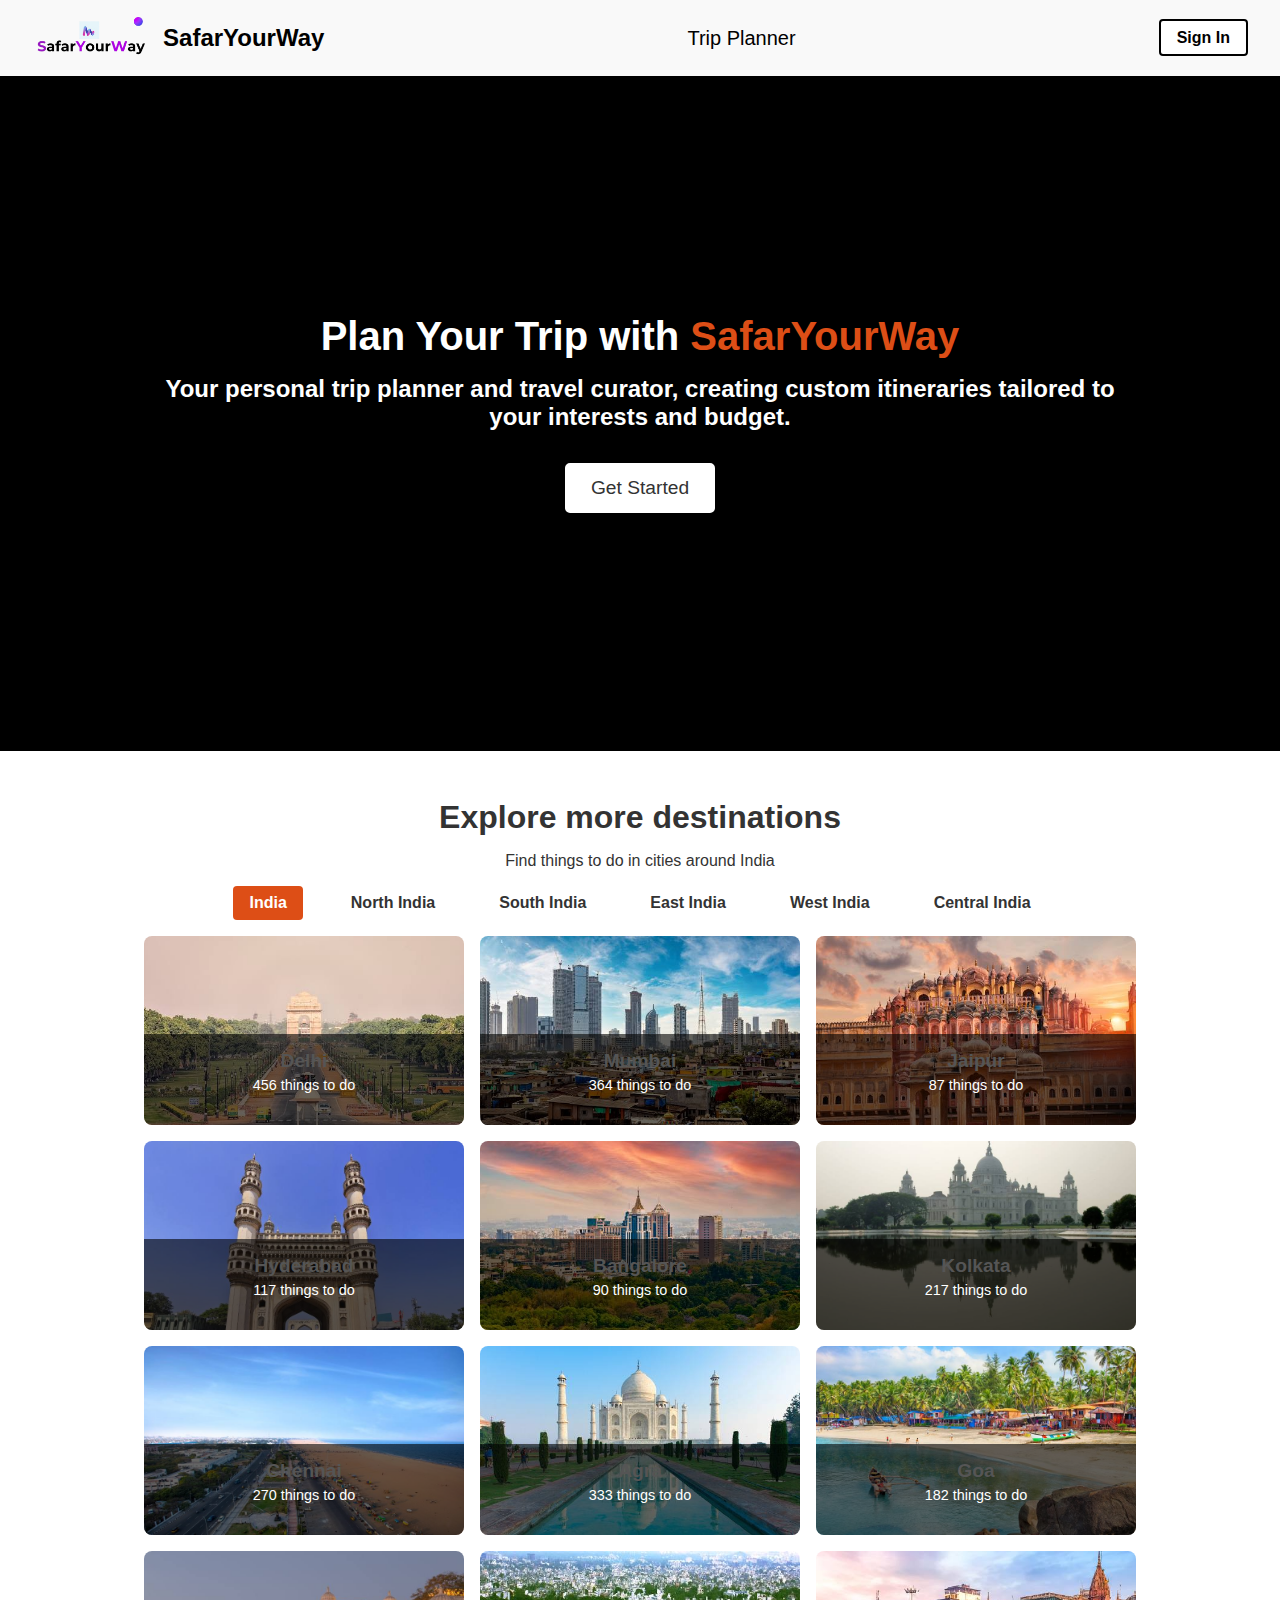
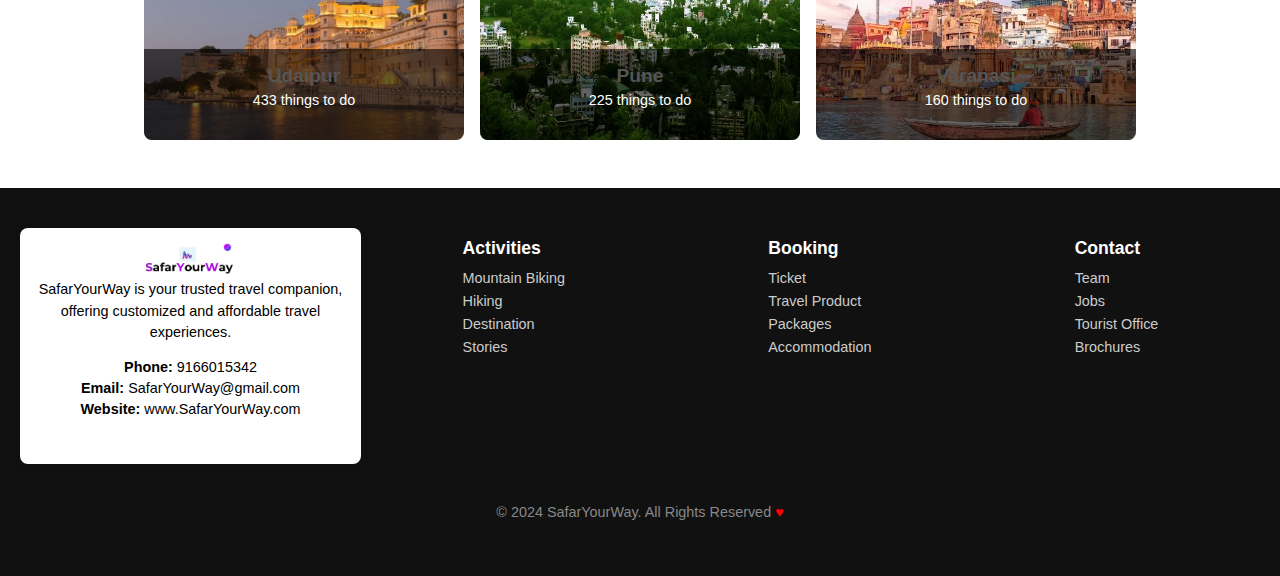
<file: index.html>
<!DOCTYPE html>
<html lang="en">
<head>
    <meta charset="UTF-8">
    <meta name="viewport" content="width=device-width, initial-scale=1.0">
    <title>SafarYourWay - Trip Planner</title>
    <link rel="stylesheet" href="styles.css">
</head>
<body>
    <!-- Header -->
    <header>
        <div class="logo-name">
            <a href="index.html">
                <img src="assets/logo.png" alt="Logo" class="logo"> <!-- Replace with your logo path -->
            </a>
            <span class="site-name">SafarYourWay</span>
        </div>
        <nav class="nav-center">
            <a href="trip_planner.html" class="nav-link">Trip Planner</a>
        </nav>
        <div class="header-right">
            <a href="signin.html" class="sign-in-button">Sign In</a>
        </div>
    </header>

    <!-- Main Content Box -->
    <section class="main-box">
        <h1>Plan Your Trip with <span class="highlight">SafarYourWay</span></h1>
        <h3>Your personal trip planner and travel curator, creating custom itineraries tailored to your interests and budget.</h3>
        <a href="trip_planner.html" class="get-started-button">Get Started</a>
    </section>

    <!-- Explore Destinations Section -->
    <div class="container">
        <h2>Explore more destinations</h2>
        <p>Find things to do in cities around India</p>
        <div class="tabs">
            <span class="active">India</span>
            <span>North India</span>
            <span>South India</span>
            <span>East India</span>
            <span>West India</span>
            <span>Central India</span>
        </div>
        <div class="grid">
            <!-- Destination Cards -->
            <div class="card">
                <img src="images/delhi.jpg" alt="Delhi">
                <div class="overlay">
                    <h3>Delhi</h3>
                    <p>456 things to do</p>
                </div>
            </div>
            <div class="card">
                <img src="images/mumbai.jpg" alt="Mumbai">
                <div class="overlay">
                    <h3>Mumbai</h3>
                    <p>364 things to do</p>
                </div>
            </div>
            <div class="card">
                <img src="images/jaipur.jpg" alt="Jaipur">
                <div class="overlay">
                    <h3>Jaipur</h3>
                    <p>87 things to do</p>
                </div>
            </div>
            <div class="card">
                <img src="images/hyderabad.jpg" alt="Hyderabad">
                <div class="overlay">
                    <h3>Hyderabad</h3>
                    <p>117 things to do</p>
                </div>
            </div>
            <div class="card">
                <img src="images/bangalore.jpg" alt="Bangalore">
                <div class="overlay">
                    <h3>Bangalore</h3>
                    <p>90 things to do</p>
                </div>
            </div>
            <div class="card">
                <img src="images/kolkata.jpg" alt="Kolkata">
                <div class="overlay">
                    <h3>Kolkata</h3>
                    <p>217 things to do</p>
                </div>
            </div>
            <div class="card">
                <img src="images/chennai.jpg" alt="Chennai">
                <div class="overlay">
                    <h3>Chennai</h3>
                    <p>270 things to do</p>
                </div>
            </div>
            <div class="card">
                <img src="images/agra.jpg" alt="Agra">
                <div class="overlay">
                    <h3>Agra</h3>
                    <p>333 things to do</p>
                </div>
            </div>
            <div class="card">
                <img src="images/goa.jpg" alt="Goa">
                <div class="overlay">
                    <h3>Goa</h3>
                    <p>182 things to do</p>
                </div>
            </div>
            <div class="card">
                <img src="images/udaipur.jpg" alt="Udaipur">
                <div class="overlay">
                    <h3>Udaipur</h3>
                    <p>433 things to do</p>
                </div>
            </div>
            <div class="card">
                <img src="images/pune.jpg" alt="Pune">
                <div class="overlay">
                    <h3>Pune</h3>
                    <p>225 things to do</p>
                </div>
            </div>
            <div class="card">
                <img src="images/varanasi.jpg" alt="Varanasi">
                <div class="overlay">
                    <h3>Varanasi</h3>
                    <p>160 things to do</p>
                </div>
            </div>
        </div>
    </div>
    <!-- Start Footer -->
<footer class="footer">
    <div class="footer-content">
        <div class="footer-logo">
            <a href="index.html">
                <img src="assets/logo.png" class="footer-logo-img" alt="SafarYourWay Logo">
            </a>
            <p class="footer-description">
                SafarYourWay is your trusted travel companion, offering customized and affordable travel experiences.
            </p>
            <div class="footer-contact">
                <p><strong>Phone:</strong> 9166015342</p>
                <p><strong>Email:</strong> SafarYourWay@gmail.com</p>
                <p><strong>Website:</strong> www.SafarYourWay.com</p>
            </div>
            <div class="footer-social">
                <a href="#" class="social-icon"><i class="fab fa-facebook-f"></i></a>
                <a href="#" class="social-icon"><i class="fab fa-twitter"></i></a>
                <a href="#" class="social-icon"><i class="fab fa-pinterest-p"></i></a>
                <a href="#" class="social-icon"><i class="fab fa-instagram"></i></a>
                <a href="#" class="social-icon"><i class="fab fa-google-plus-g"></i></a>
            </div>
        </div>
        
        <div class="footer-links">
            <div class="footer-section">
                <h3>Activities</h3>
                <ul>
                    <li><a href="#">Mountain Biking</a></li>
                    <li><a href="#">Hiking</a></li>
                    <li><a href="#">Destination</a></li>
                    <li><a href="stories.html">Stories</a></li>
                </ul>
            </div>
            <div class="footer-section">
                <h3>Booking</h3>
                <ul>
                    <li><a href="#">Ticket</a></li>
                    <li><a href="#">Travel Product</a></li>
                    <li><a href="#">Packages</a></li>
                    <li><a href="#">Accommodation</a></li>
                </ul>
            </div>
            <div class="footer-section">
                <h3>Contact</h3>
                <ul>
                    <li><a href="#">Team</a></li>
                    <li><a href="#">Jobs</a></li>
                    <li><a href="#">Tourist Office</a></li>
                    <li><a href="#">Brochures</a></li>
                </ul>
            </div>
        </div>
    </div>
    <div class="footer-bottom">
        <p>&copy; 2024 SafarYourWay. All Rights Reserved <span style="color: #ff0000;">♥</span></p>
    </div>
</footer>
<!-- End Footer -->

</body>
</html>
</file>
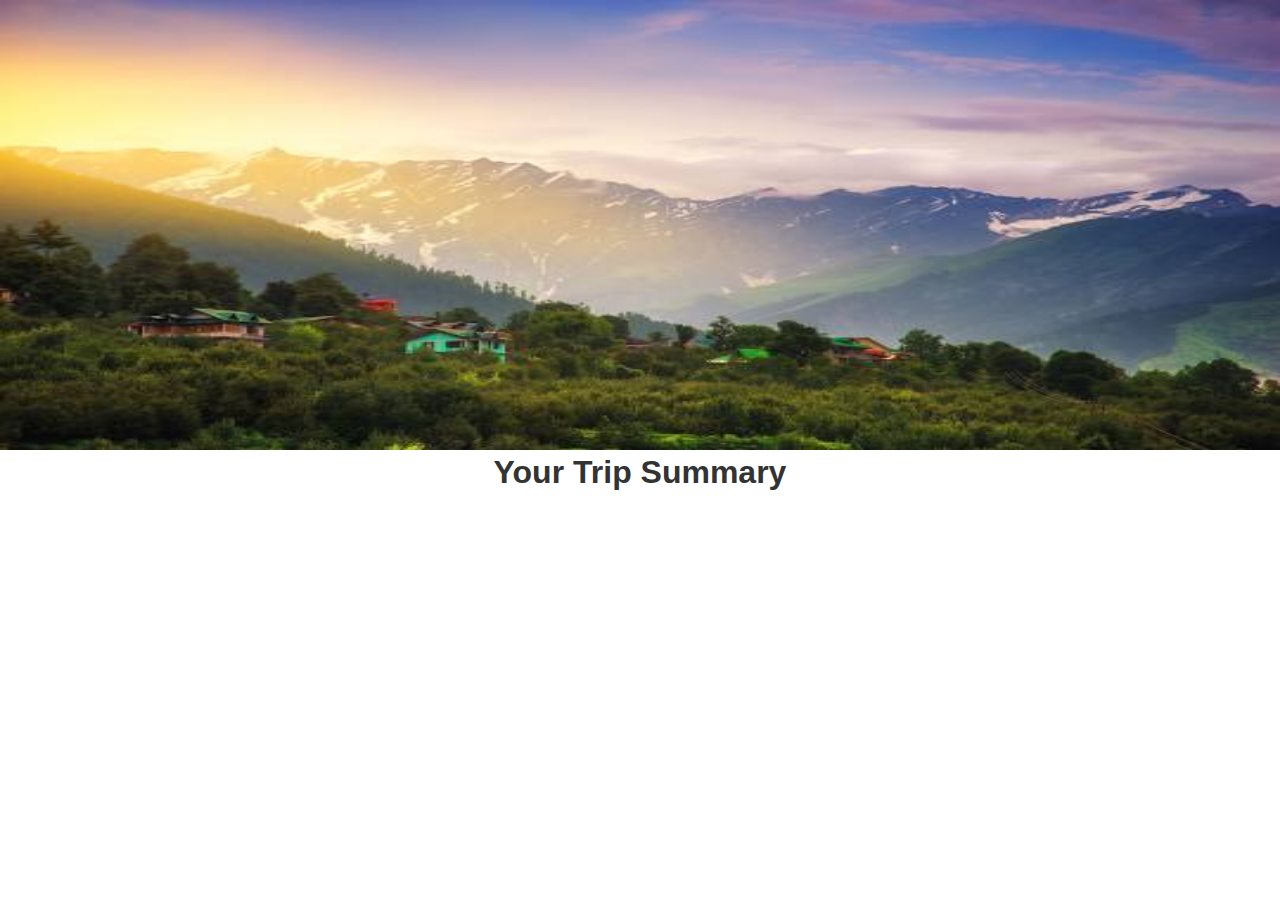
<file: final.html>
<!DOCTYPE html>
<html lang="en">
<head>
    <meta charset="UTF-8">
    <meta name="viewport" content="width=device-width, initial-scale=1.0">
    <title>SafarYourWay - Trip Summary</title>
    <link rel="stylesheet" href="styles.css">
</head>
<body>
    <div class="image-container">
        <img src="images/manali.jpg" alt="Destination Image" style="width: 100%; height: 50vh;">
        <div class="trip-summary">
            <h2>Your Trip Summary</h2>
            <p id="trip-details"></p>
        </div>
    </div>

    <script>
        function displayTripDetails() {
            const tripData = JSON.parse(localStorage.getItem('tripData'));
            if (tripData) {
                const details = `
                    <strong>Starting Location:</strong> ${tripData.startLocation}<br>
                    <strong>Destination:</strong> ${tripData.destination}<br>
                    <strong>Travel Date:</strong> ${tripData.date}<br>
                    <strong>Number of Days:</strong> ${tripData.duration}<br>
                    <strong>Number of People:</strong> ${tripData.numPeople}<br>
                    <strong>Travel Mode:</strong> ${tripData.travelMode}
                `;
                document.getElementById('trip-details').innerHTML = details;
            }
        }

        displayTripDetails();
    </script>
</body>
</html>
</file>
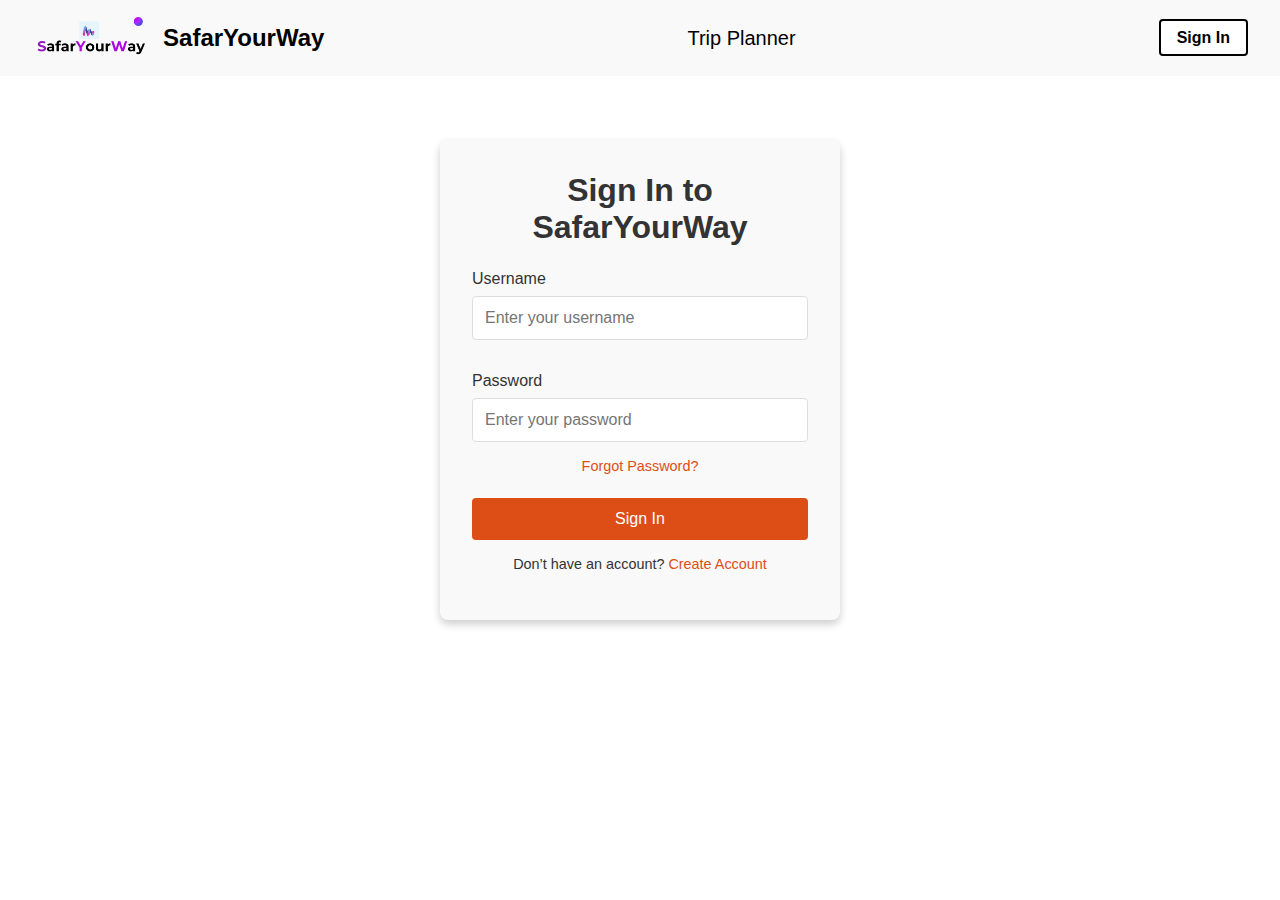
<file: signin.html>
<!DOCTYPE html>
<html lang="en">
<head>
    <meta charset="UTF-8">
    <meta name="viewport" content="width=device-width, initial-scale=1.0">
    <title>Sign In - SafarYourWay</title>
    <link rel="stylesheet" href="styles.css">
</head>
<body>
    <!-- Header -->
    <header>
        <div class="logo-name">
            <a href="index.html">
                <img src="assets/logo.png" alt="Logo" class="logo"> <!-- Replace with your logo path -->
            </a>
            <span class="site-name">SafarYourWay</span>
        </div>
        <nav class="nav-center">
            <a href="trip_planner.html" class="nav-link">Trip Planner</a>
        </nav>
        <div class="header-right">
            <a href="signIn.html" class="sign-in-button">Sign In</a>
        </div>
    </header>

    <!-- Sign In Form -->
    <div class="form-container">
        <h2>Sign In to SafarYourWay</h2>
        <form action="process_signin.php" method="POST">
            <label for="username">Username</label>
            <input type="text" id="username" name="username" required placeholder="Enter your username">

            <label for="password">Password</label>
            <input type="password" id="password" name="password" required placeholder="Enter your password">

            <a href="forgot_password.html" class="forgot-password">Forgot Password?</a>

            <button type="submit" class="form-button">Sign In</button>
        </form>

        <p class="sign-up-prompt">Don’t have an account? <a href="register.html">Create Account</a></p>
    </div>
</body>
</html>
</file>
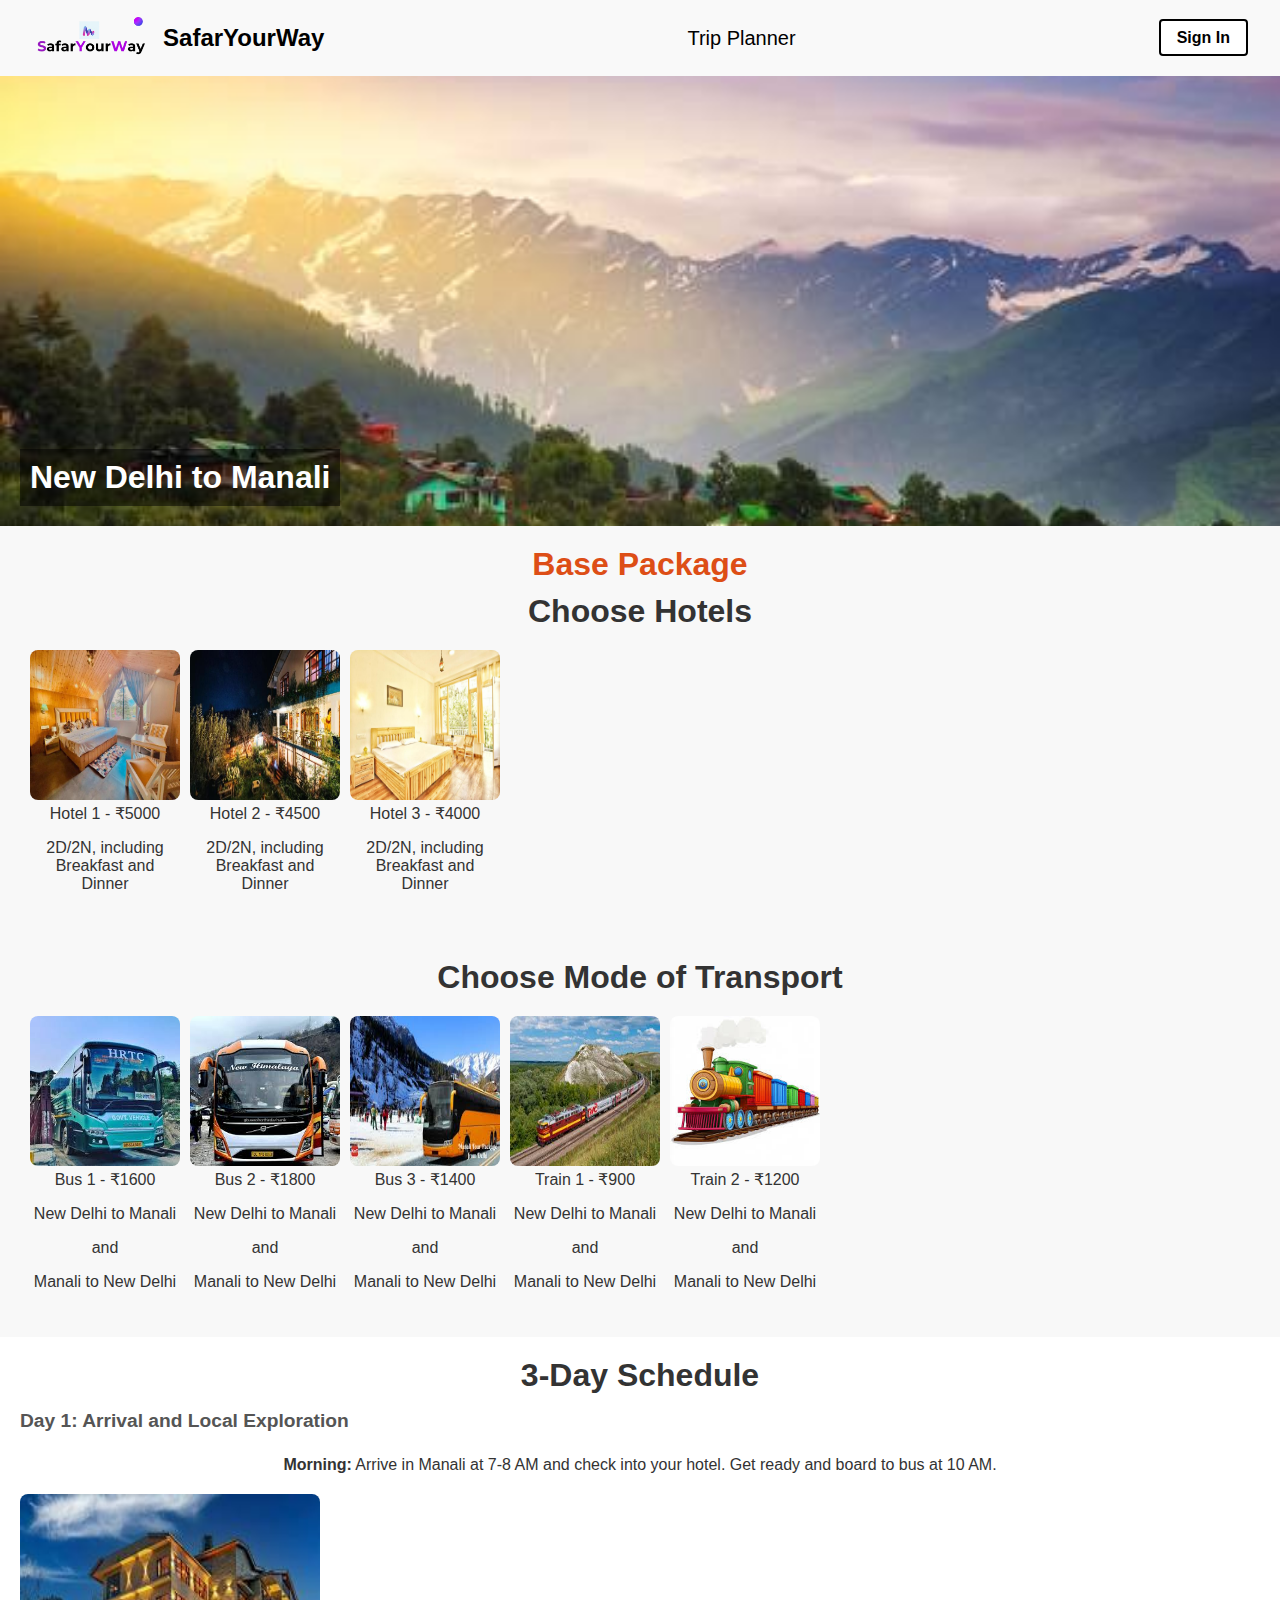
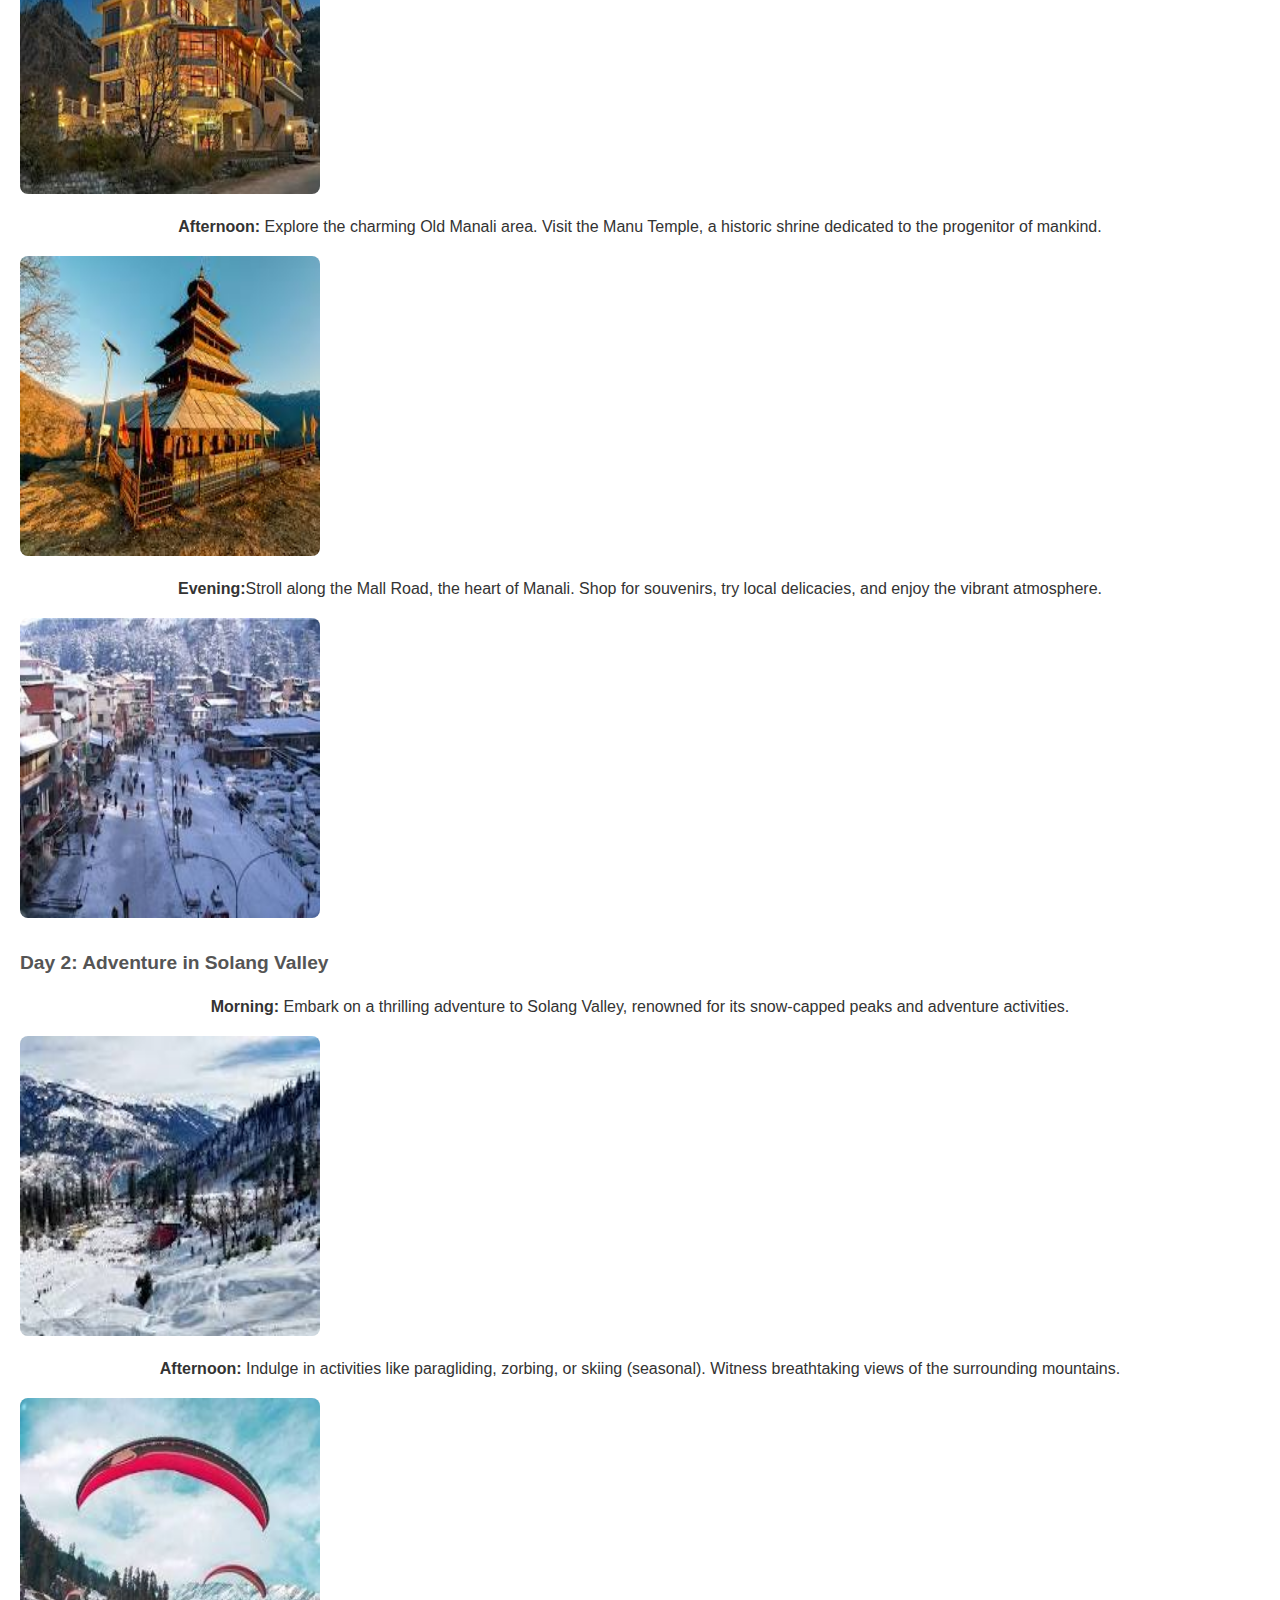
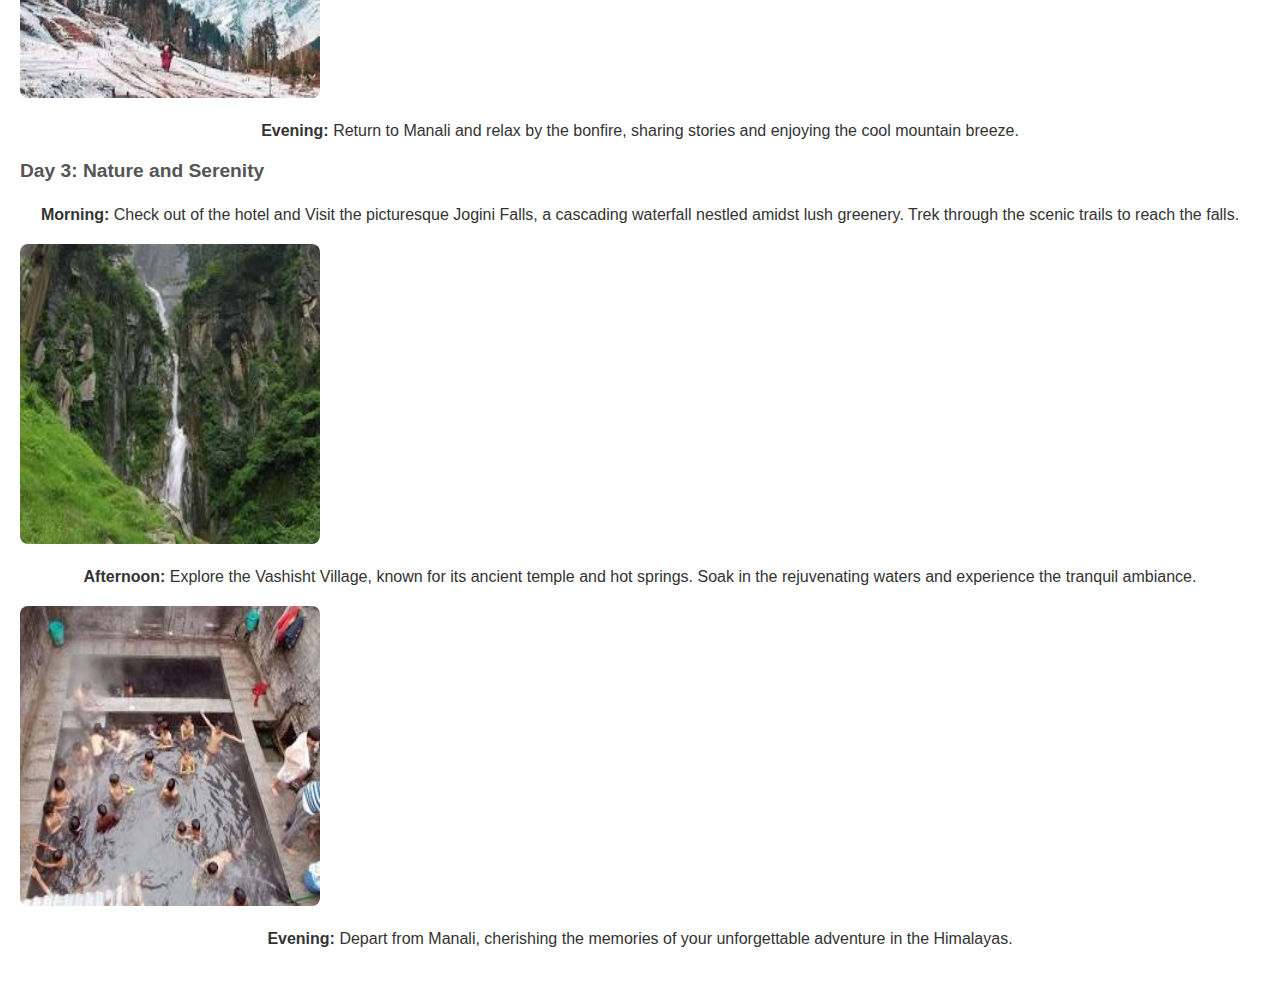
<file: trip_details.html>
<!DOCTYPE html>
<html lang="en">
<head>
    <meta charset="UTF-8">
    <meta name="viewport" content="width=device-width, initial-scale=1.0">
    <title>SafarYourWay - Trip Details</title>
    <link rel="stylesheet" href="styles.css">
</head>
<body>
    <!-- Header -->
    <header>
        <div class="logo-name">
            <a href="index.html">
                <img src="assets/logo.png" alt="Logo" class="logo"> <!-- Replace with your logo path -->
            </a>
            <span class="site-name">SafarYourWay</span>
        </div>
        <nav class="nav-center">
            <a href="trip_planner.html" class="nav-link">Trip Planner</a>
        </nav>
        <div class="header-right">
            <a href="signin.html" class="sign-in-button">Sign In</a>
        </div>
    </header>

    <!-- Cover Image with Text -->
    <div class="cover-image-container">
        <img src="images/manali.jpg" alt="Manali" class="cover-image">
        <div class="cover-text">New Delhi to Manali</div>
        
    </div>

    <!-- Hotel Selection Section -->
    <div class="hotel-selection">
        <h2 class="color-name">Base Package</h2>
        <h2>Choose Hotels</h2>
        <div class="hotel-slider">
            <div class="hotel-card">
                <img src="images/hotels/h1.jpg" alt="Hotel 1">
                <p>Hotel 1 - ₹5000  </p>
                <p>2D/2N, including Breakfast and Dinner</p>
            </div>
            <div class="hotel-card">
                <img src="images/hotels/h2.jpg" alt="Hotel 2">
                <p>Hotel 2 - ₹4500</p>
                <p>2D/2N, including Breakfast and Dinner</p>
            </div>
            <div class="hotel-card">
                <img src="images/hotels/h3.jpg" alt="Hotel 3">
                <p>Hotel 3 - ₹4000</p>
                <p>2D/2N, including Breakfast and Dinner</p>
            </div>
            <!-- Add more hotel cards as needed -->
        </div>
    </div>
        <!-- Vechile Selection Section -->
        <div class="hotel-selection">
            <h2>Choose Mode of Transport</h2>
            <div class="hotel-slider">
                <div class="hotel-card">
                    <img src="images/bus/b1.jpg" alt="Hotel 1">
                    <p>Bus 1 - ₹1600  </p>
                    <p>New Delhi to Manali</p>
                    <p>and</p>
                    <p>Manali to New Delhi</p>
                </div>
                <div class="hotel-card">
                    <img src="images/bus/b2.jpg" alt="Hotel 2">
                    <p>Bus 2 - ₹1800</p>
                    <p>New Delhi to Manali</p>
                    <p>and</p>
                    <p>Manali to New Delhi</p>
                </div>
                <div class="hotel-card">
                    <img src="images/bus/b3.jpg" alt="Hotel 3">
                    <p>Bus 3 - ₹1400</p>
                    <p>New Delhi to Manali</p>
                    <p>and</p>
                    <p>Manali to New Delhi</p>
                </div>
                <div class="hotel-card">
                    <img src="images/bus/t1.jpg" alt="Hotel 3">
                    <p>Train 1 - ₹900</p>
                    <p>New Delhi to Manali</p>
                    <p>and</p>
                    <p>Manali to New Delhi</p>
                </div>
                <div class="hotel-card">
                    <img src="images/bus/t2.jpg" alt="Hotel 3">
                    <p>Train 2 - ₹1200</p>
                    <p>New Delhi to Manali</p>
                    <p>and</p>
                    <p>Manali to New Delhi</p>
                </div>
                <!-- Add more hotel cards as needed -->
            </div>
        </div>

    <!-- Trip Schedule Section -->
    <div class="schedule">
        <h2>3-Day Schedule</h2>

        <div class="day-schedule">
            <h3>Day 1: Arrival and Local Exploration</h3>
            <p><strong>Morning:</strong> Arrive in Manali at 7-8 AM and check into your hotel. Get ready and board to bus at 10 AM.</p>
            <img src="images/schedule/m1.jpg" alt="Morning Activity">
            <p><strong>Afternoon:</strong> Explore the charming Old Manali area. Visit the Manu Temple, a historic shrine dedicated to the progenitor of mankind.</p>
            <img src="images/schedule/a1.jpg" alt="Afternoon Activity">
            <p><strong>Evening:</strong>Stroll along the Mall Road, the heart of Manali. Shop for souvenirs, try local delicacies, and enjoy the vibrant atmosphere.</p>
            <img src="images/schedule/e1.jpg" alt="Evening Activity">
        </div>

        <div class="day-schedule">
            <h3>Day 2: Adventure in Solang Valley</h3>
            <p><strong>Morning:</strong> Embark on a thrilling adventure to Solang Valley, renowned for its snow-capped peaks and adventure activities.</p>
            <img src="images/schedule/m2.jpg" alt="Solang Valley">
            <p><strong>Afternoon:</strong> Indulge in activities like paragliding, zorbing, or skiing (seasonal). Witness breathtaking views of the surrounding mountains.</p>
            <img src="images/schedule/a2.jpg" alt="Hadimba Temple">
            <p><strong>Evening:</strong>  Return to Manali and relax by the bonfire, sharing stories and enjoying the cool mountain breeze.</p>
            <!-- <img src="assets/cafe.jpg" alt="Local Cafe"> -->
        </div>

        <div class="day-schedule">
            <h3>Day 3: Nature and Serenity</h3>
            <p><strong>Morning:</strong> Check out of the hotel and Visit the picturesque Jogini Falls, a cascading waterfall nestled amidst lush greenery. Trek through the scenic trails to reach the falls.</p>
            <img src="images/schedule/m3.jpg" alt="Checkout">
            <p><strong>Afternoon:</strong> Explore the Vashisht Village, known for its ancient temple and hot springs. Soak in the rejuvenating waters and experience the tranquil ambiance.</p>
            <img src="images/schedule/a3.jpg" alt="Hadimba Temple">
            <p><strong>Evening:</strong>  Depart from Manali, cherishing the memories of your unforgettable adventure in the Himalayas.</p>
        </div>
    </div>
</body>
</html>
</file>
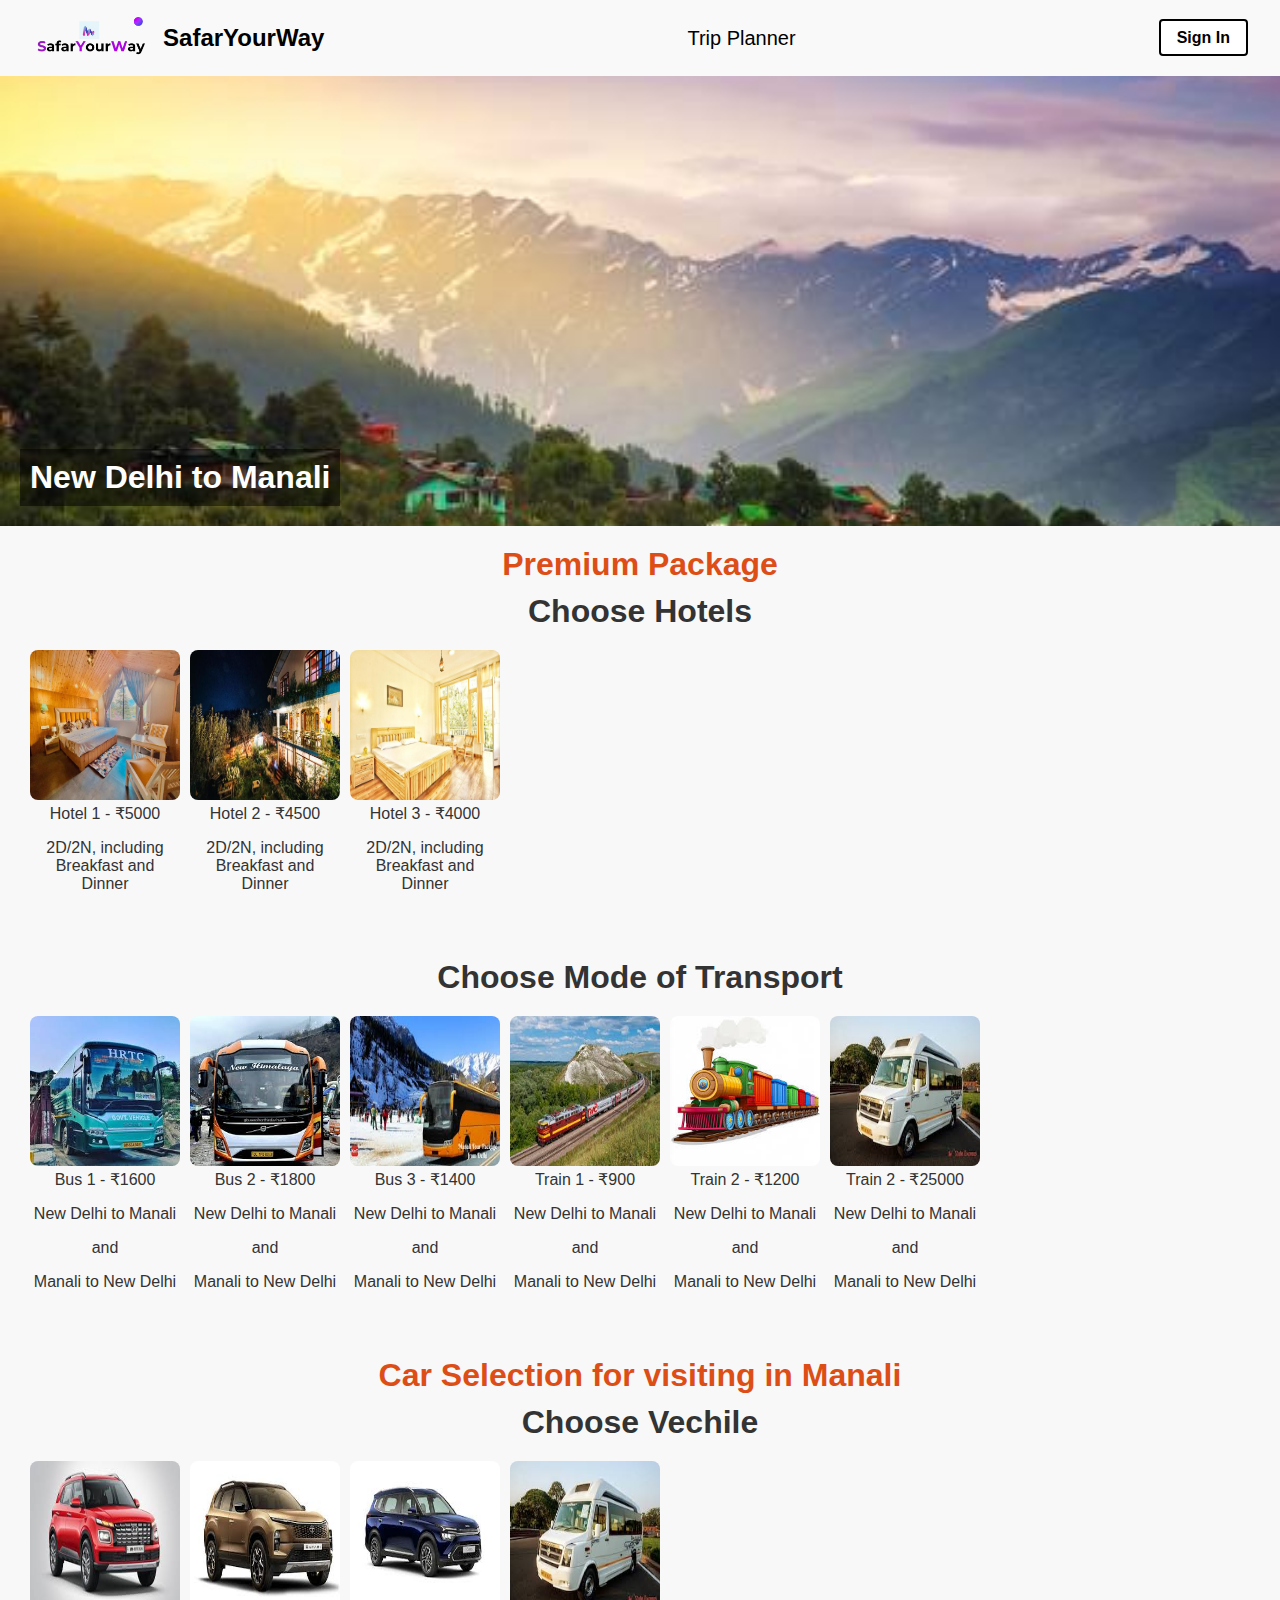
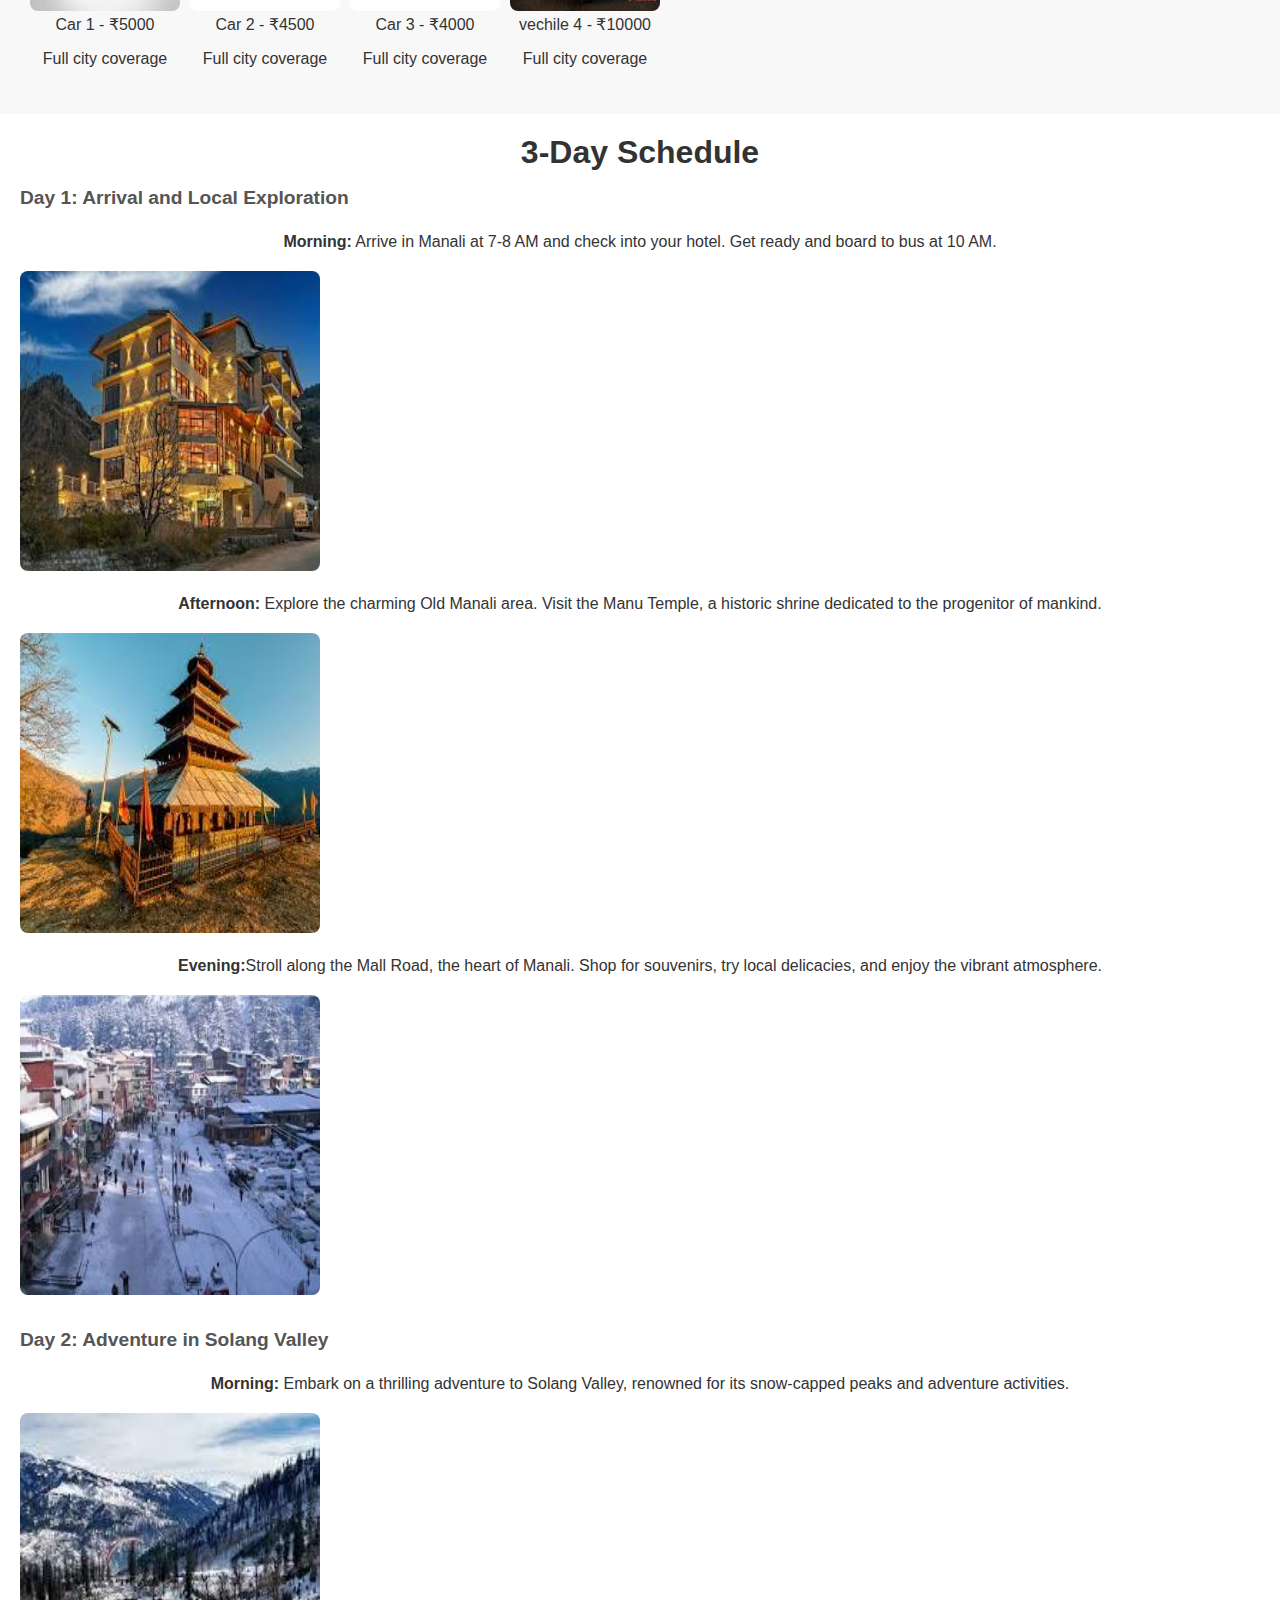
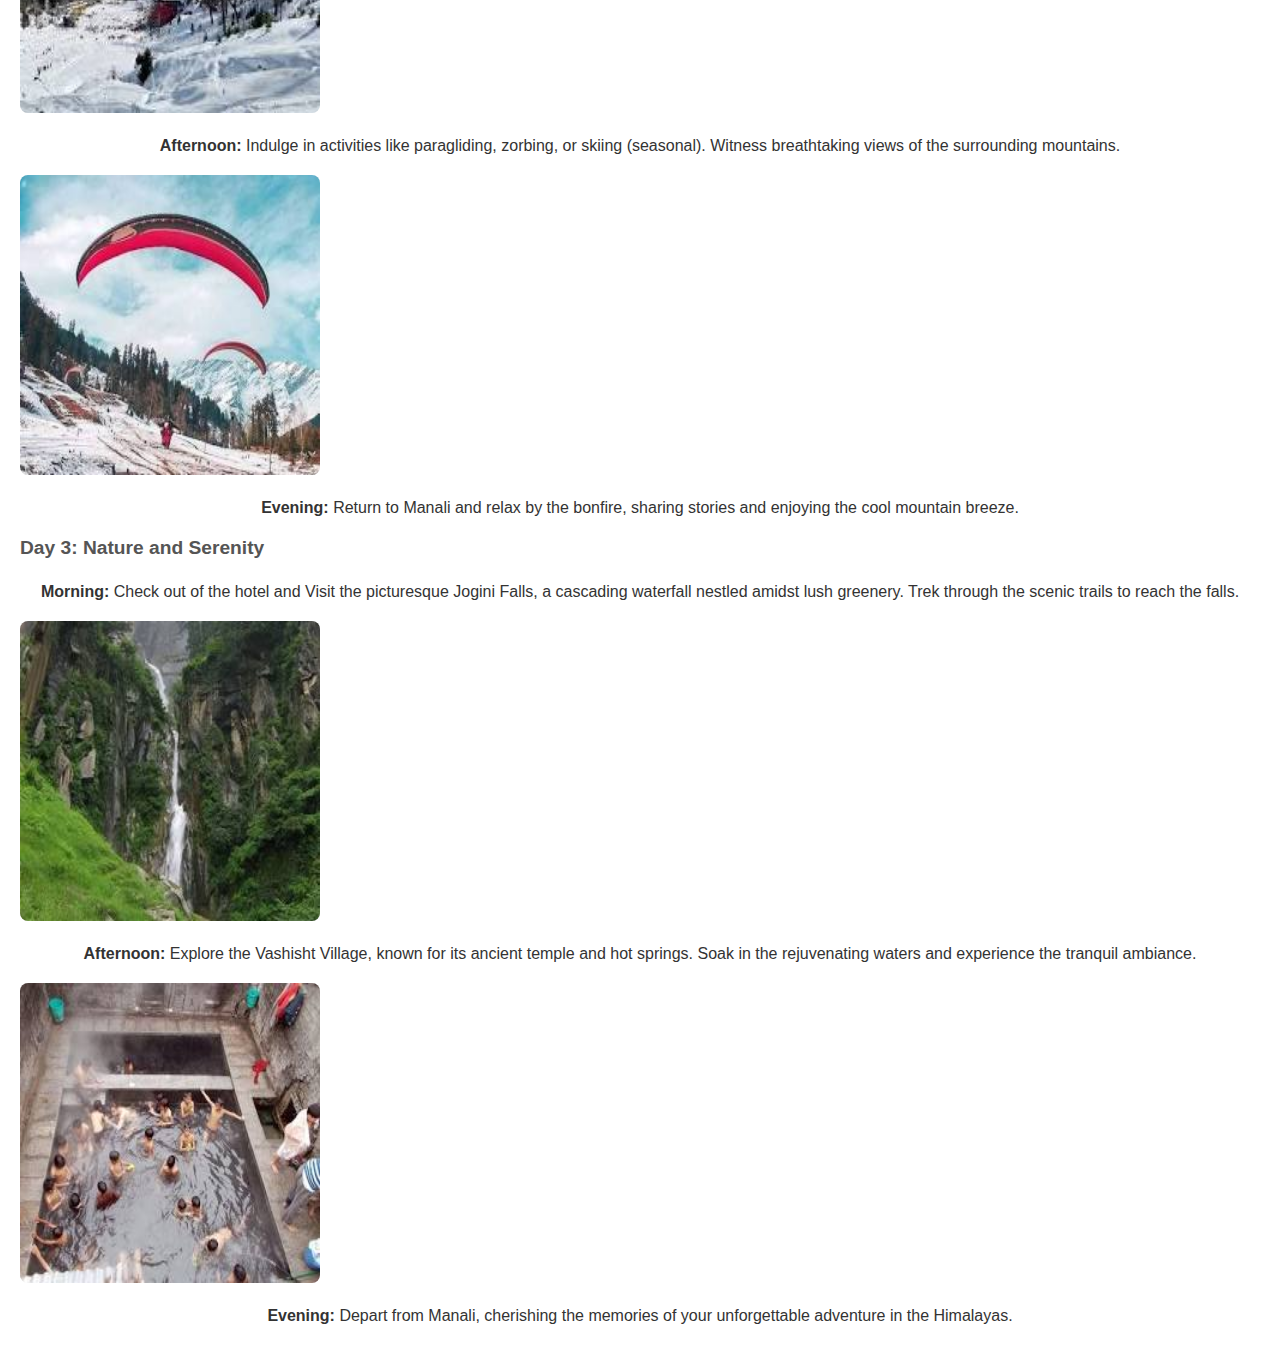
<file: trip_details2.html>
<!DOCTYPE html>
<html lang="en">
<head>
    <meta charset="UTF-8">
    <meta name="viewport" content="width=device-width, initial-scale=1.0">
    <title>SafarYourWay - Trip Details</title>
    <link rel="stylesheet" href="styles.css">
</head>
<body>
    <!-- Header -->
    <header>
        <div class="logo-name">
            <a href="index.html">
                <img src="assets/logo.png" alt="Logo" class="logo"> <!-- Replace with your logo path -->
            </a>
            <span class="site-name">SafarYourWay</span>
        </div>
        <nav class="nav-center">
            <a href="trip_planner.html" class="nav-link">Trip Planner</a>
        </nav>
        <div class="header-right">
            <a href="signin.html" class="sign-in-button">Sign In</a>
        </div>
    </header>

    <!-- Cover Image with Text -->
    <div class="cover-image-container">
        <img src="images/manali.jpg" alt="Manali" class="cover-image">
        <div class="cover-text">New Delhi to Manali</div>
        
    </div>

    <!-- Hotel Selection Section -->
    <div class="hotel-selection">
        <h2 class="color-name">Premium Package</h2>
        <h2>Choose Hotels</h2>
        <div class="hotel-slider">
            <div class="hotel-card">
                <img src="images/hotels/h1.jpg" alt="Hotel 1">
                <p>Hotel 1 - ₹5000  </p>
                <p>2D/2N, including Breakfast and Dinner</p>
            </div>
            <div class="hotel-card">
                <img src="images/hotels/h2.jpg" alt="Hotel 2">
                <p>Hotel 2 - ₹4500</p>
                <p>2D/2N, including Breakfast and Dinner</p>
            </div>
            <div class="hotel-card">
                <img src="images/hotels/h3.jpg" alt="Hotel 3">
                <p>Hotel 3 - ₹4000</p>
                <p>2D/2N, including Breakfast and Dinner</p>
            </div>
            <!-- Add more hotel cards as needed -->
        </div>
    </div>
        <!-- Vechile Selection Section -->
        <div class="hotel-selection">
            <h2>Choose Mode of Transport</h2>
            <div class="hotel-slider">
                <div class="hotel-card">
                    <img src="images/bus/b1.jpg" alt="Hotel 1">
                    <p>Bus 1 - ₹1600  </p>
                    <p>New Delhi to Manali</p>
                    <p>and</p>
                    <p>Manali to New Delhi</p>
                </div>
                <div class="hotel-card">
                    <img src="images/bus/b2.jpg" alt="Hotel 2">
                    <p>Bus 2 - ₹1800</p>
                    <p>New Delhi to Manali</p>
                    <p>and</p>
                    <p>Manali to New Delhi</p>
                </div>
                <div class="hotel-card">
                    <img src="images/bus/b3.jpg" alt="Hotel 3">
                    <p>Bus 3 - ₹1400</p>
                    <p>New Delhi to Manali</p>
                    <p>and</p>
                    <p>Manali to New Delhi</p>
                </div>
                <div class="hotel-card">
                    <img src="images/bus/t1.jpg" alt="Hotel 3">
                    <p>Train 1 - ₹900</p>
                    <p>New Delhi to Manali</p>
                    <p>and</p>
                    <p>Manali to New Delhi</p>
                </div>
                <div class="hotel-card">
                    <img src="images/bus/t2.jpg" alt="Hotel 3">
                    <p>Train 2 - ₹1200</p>
                    <p>New Delhi to Manali</p>
                    <p>and</p>
                    <p>Manali to New Delhi</p>
                </div>
                <div class="hotel-card">
                    <img src="images/bus/z1.jpg" alt="Hotel 3">
                    <p>Train 2 - ₹25000</p>
                    <p>New Delhi to Manali</p>
                    <p>and</p>
                    <p>Manali to New Delhi</p>
                </div>
                <!-- Add more hotel cards as needed -->
            </div>
        </div>
    <!-- Vechile Selection for Travelling in Manali -->
    <div class="hotel-selection">
        <h2 class="color-name">Car Selection for visiting in Manali</h2>
        <h2>Choose Vechile</h2>
        <div class="hotel-slider">
            <div class="hotel-card">
                <img src="images/bus/c1.jpg" alt="Hotel 1">
                <p>Car 1 - ₹5000  </p>
                <p>Full city coverage</p>
            </div>
            <div class="hotel-card">
                <img src="images/bus/c2.jpg" alt="Hotel 2">
                <p>Car 2 - ₹4500</p>
                <p>Full city coverage</p>
            </div>
            <div class="hotel-card">
                <img src="images/bus/c3.jpg" alt="Hotel 3">
                <p>Car 3 - ₹4000</p>
                <p>Full city coverage</p>
            </div>
            <div class="hotel-card">
                <img src="images/bus/z1.jpg" alt="Hotel 3">
                <p>vechile 4 - ₹10000</p>
                <p>Full city coverage</p>
            </div>
            <!-- Add more hotel cards as needed -->
        </div>
    </div>

    <!-- Trip Schedule Section -->
    <div class="schedule">
        <h2>3-Day Schedule</h2>

        <div class="day-schedule">
            <h3>Day 1: Arrival and Local Exploration</h3>
            <p><strong>Morning:</strong> Arrive in Manali at 7-8 AM and check into your hotel. Get ready and board to bus at 10 AM.</p>
            <img src="images/schedule/m1.jpg" alt="Morning Activity">
            <p><strong>Afternoon:</strong> Explore the charming Old Manali area. Visit the Manu Temple, a historic shrine dedicated to the progenitor of mankind.</p>
            <img src="images/schedule/a1.jpg" alt="Afternoon Activity">
            <p><strong>Evening:</strong>Stroll along the Mall Road, the heart of Manali. Shop for souvenirs, try local delicacies, and enjoy the vibrant atmosphere.</p>
            <img src="images/schedule/e1.jpg" alt="Evening Activity">
        </div>

        <div class="day-schedule">
            <h3>Day 2: Adventure in Solang Valley</h3>
            <p><strong>Morning:</strong> Embark on a thrilling adventure to Solang Valley, renowned for its snow-capped peaks and adventure activities.</p>
            <img src="images/schedule/m2.jpg" alt="Solang Valley">
            <p><strong>Afternoon:</strong> Indulge in activities like paragliding, zorbing, or skiing (seasonal). Witness breathtaking views of the surrounding mountains.</p>
            <img src="images/schedule/a2.jpg" alt="Hadimba Temple">
            <p><strong>Evening:</strong>  Return to Manali and relax by the bonfire, sharing stories and enjoying the cool mountain breeze.</p>
            <!-- <img src="assets/cafe.jpg" alt="Local Cafe"> -->
        </div>

        <div class="day-schedule">
            <h3>Day 3: Nature and Serenity</h3>
            <p><strong>Morning:</strong> Check out of the hotel and Visit the picturesque Jogini Falls, a cascading waterfall nestled amidst lush greenery. Trek through the scenic trails to reach the falls.</p>
            <img src="images/schedule/m3.jpg" alt="Checkout">
            <p><strong>Afternoon:</strong> Explore the Vashisht Village, known for its ancient temple and hot springs. Soak in the rejuvenating waters and experience the tranquil ambiance.</p>
            <img src="images/schedule/a3.jpg" alt="Hadimba Temple">
            <p><strong>Evening:</strong>  Depart from Manali, cherishing the memories of your unforgettable adventure in the Himalayas.</p>
        </div>
    </div>
</body>
</html>
</file>
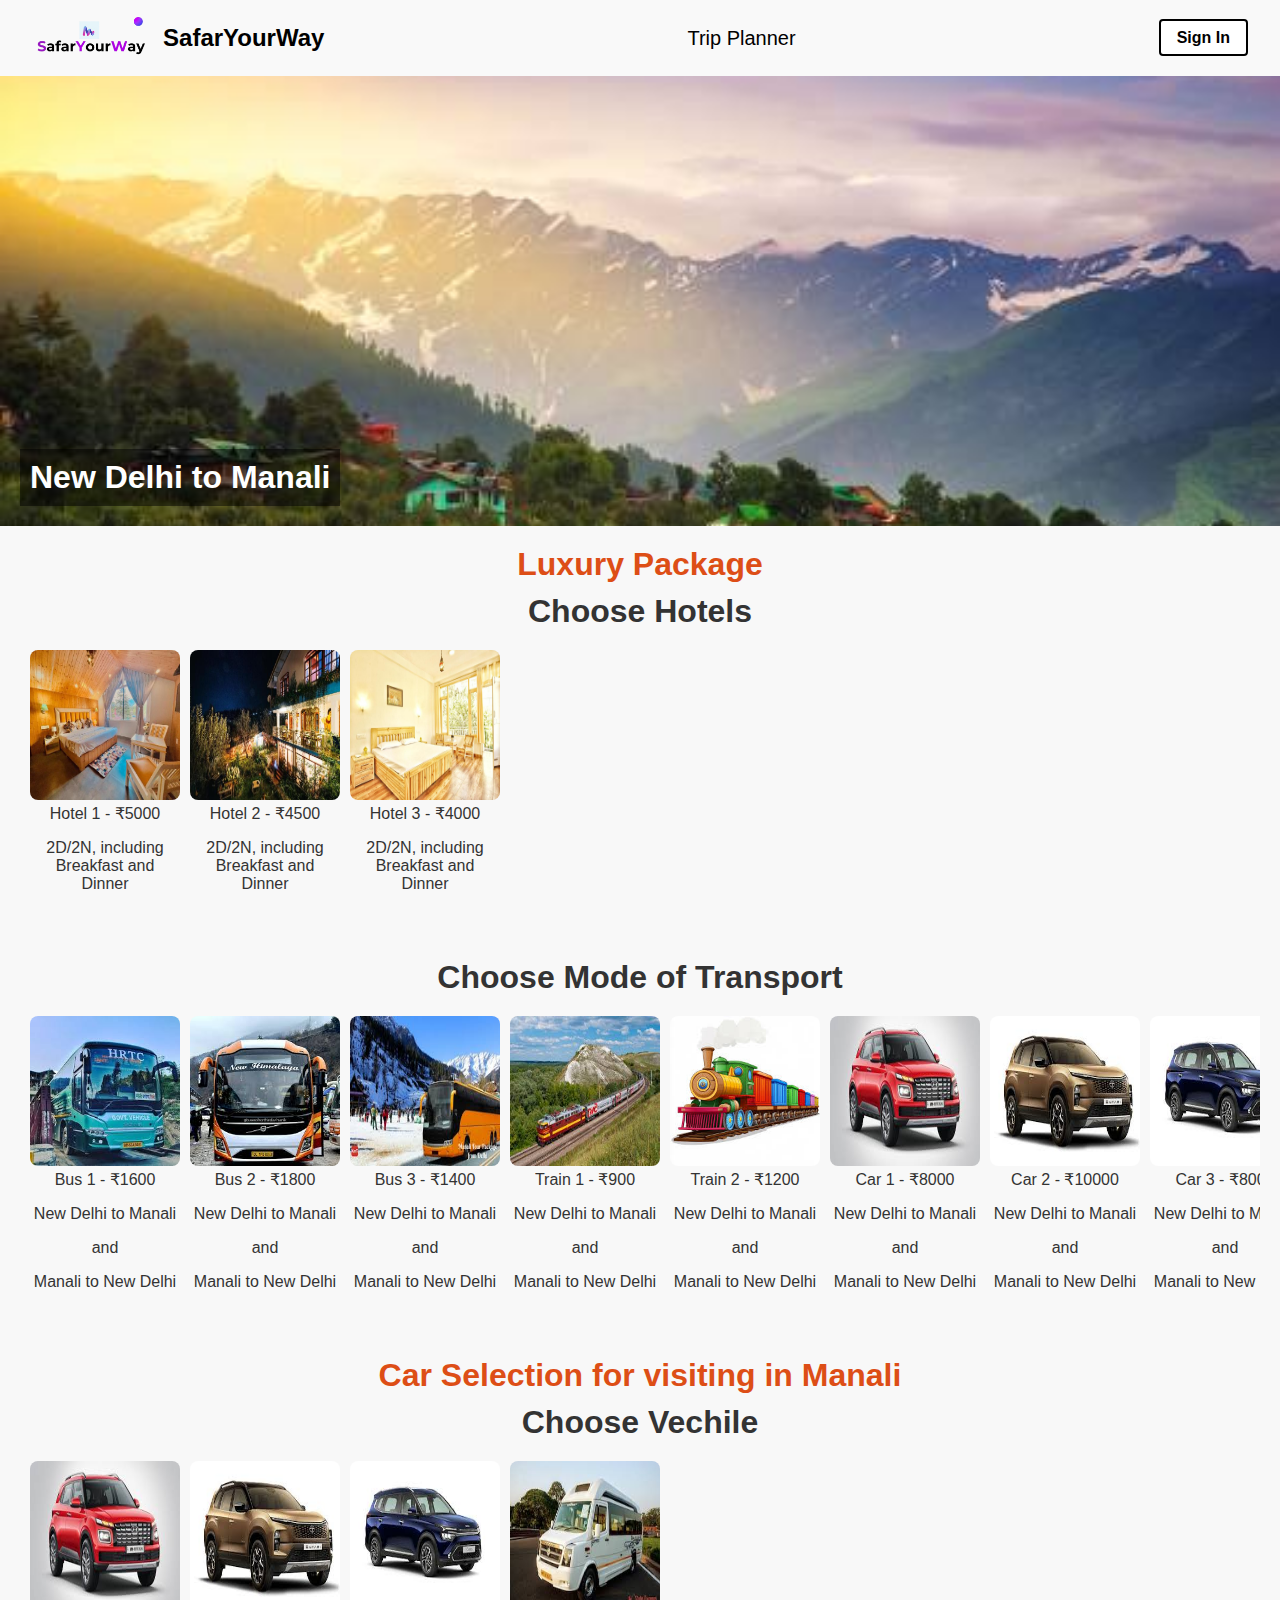
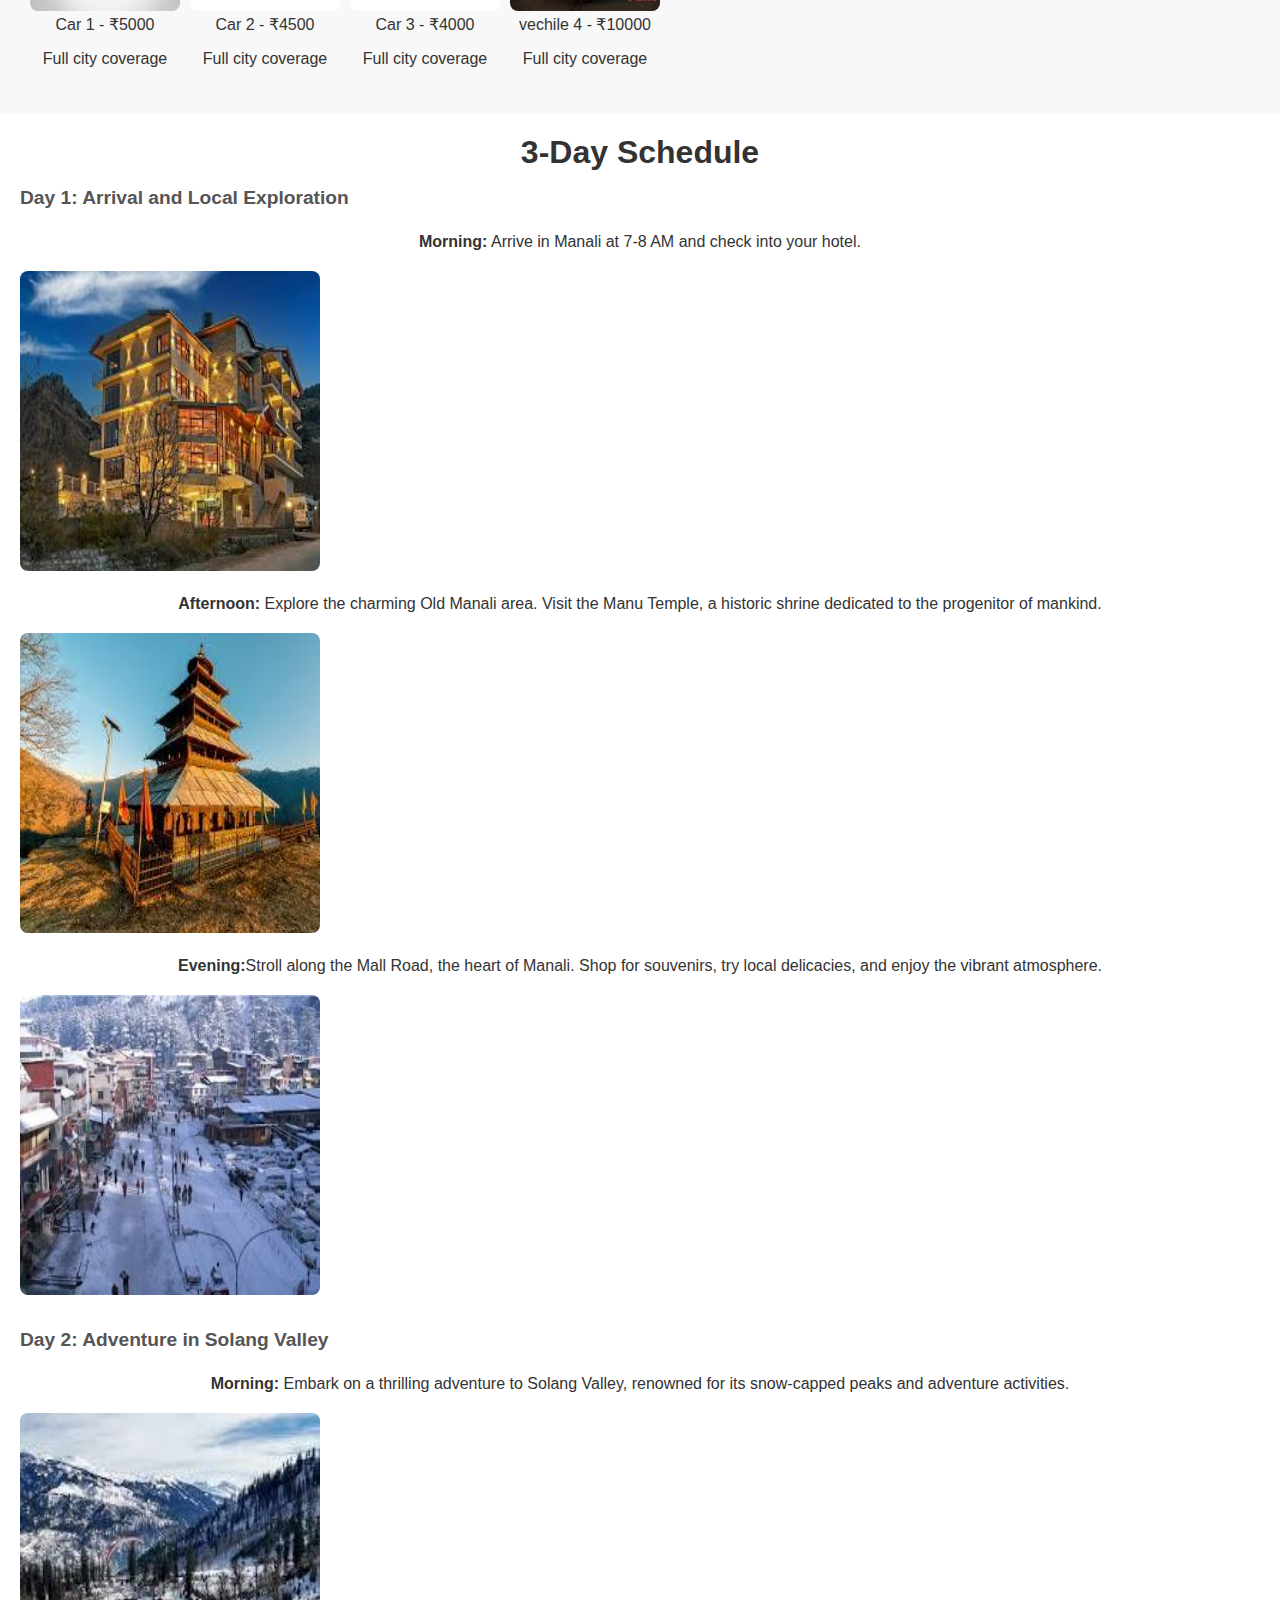
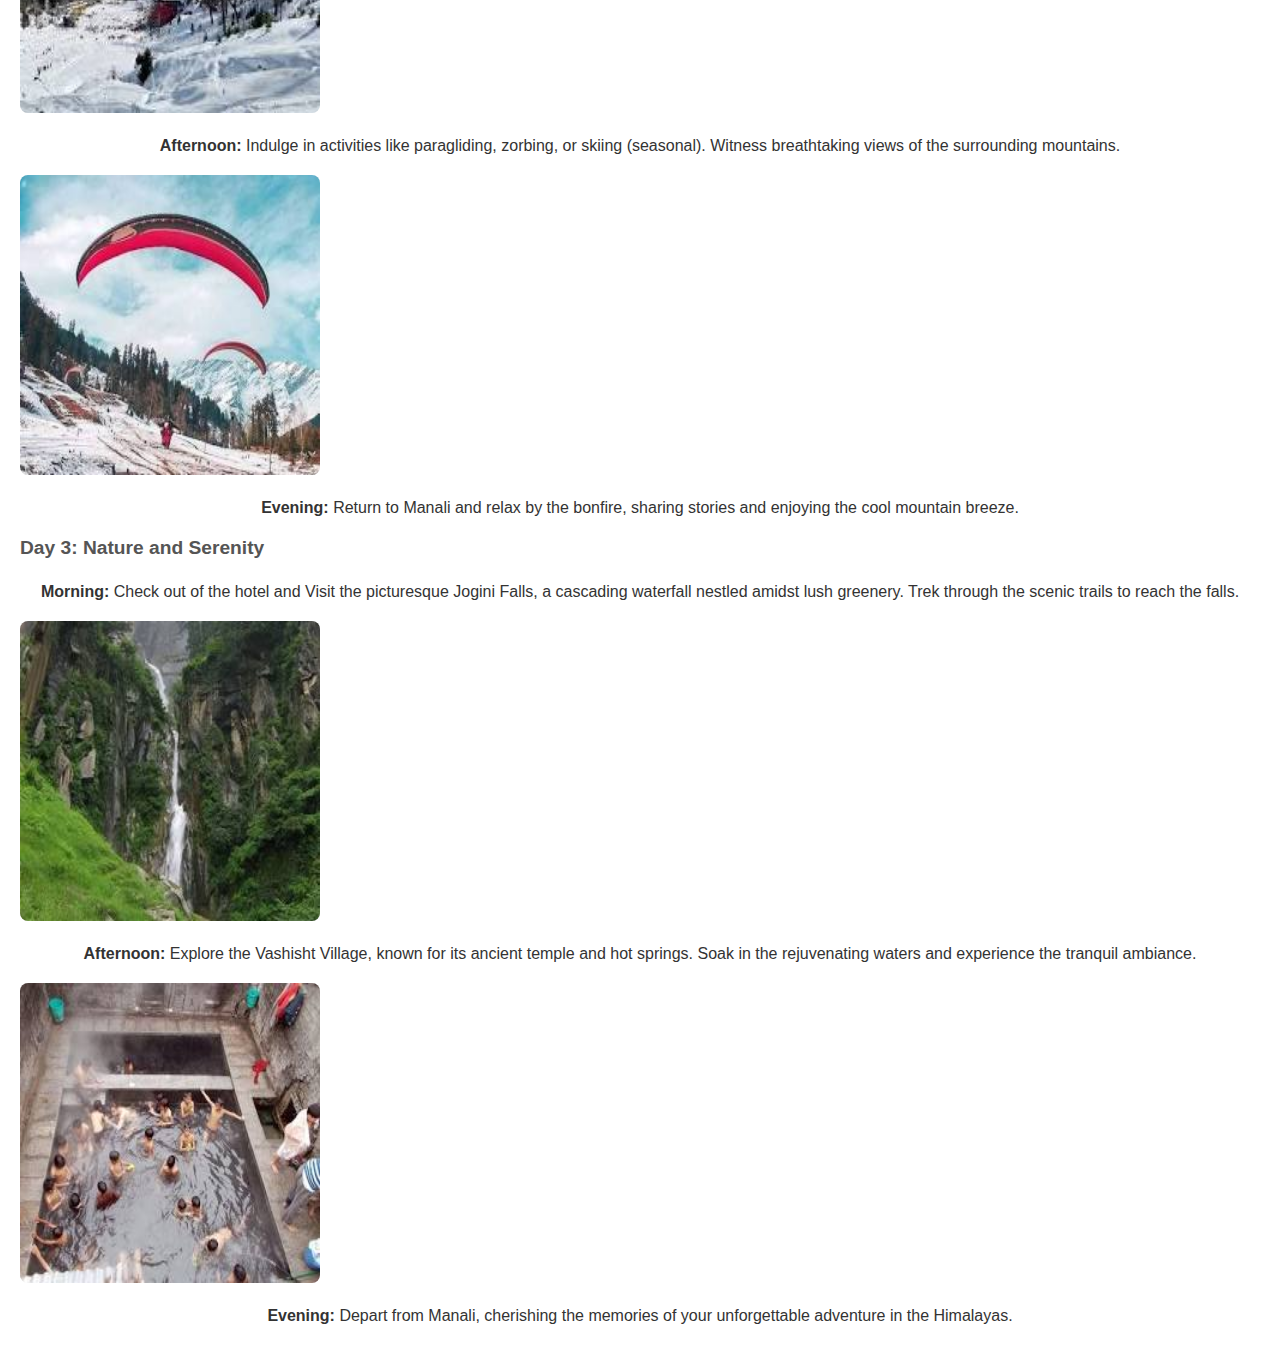
<file: trip_details3.html>
<!DOCTYPE html>
<html lang="en">
<head>
    <meta charset="UTF-8">
    <meta name="viewport" content="width=device-width, initial-scale=1.0">
    <title>SafarYourWay - Trip Details</title>
    <link rel="stylesheet" href="styles.css">
</head>
<body>
    <!-- Header -->
    <header>
        <div class="logo-name">
            <a href="index.html">
                <img src="assets/logo.png" alt="Logo" class="logo"> <!-- Replace with your logo path -->
            </a>
            <span class="site-name">SafarYourWay</span>
        </div>
        <nav class="nav-center">
            <a href="trip_planner.html" class="nav-link">Trip Planner</a>
        </nav>
        <div class="header-right">
            <a href="signin.html" class="sign-in-button">Sign In</a>
        </div>
    </header>

    <!-- Cover Image with Text -->
    <div class="cover-image-container">
        <img src="images/manali.jpg" alt="Manali" class="cover-image">
        <div class="cover-text">New Delhi to Manali</div>
        
    </div>

    <!-- Hotel Selection Section -->
    <div class="hotel-selection">
        <h2 class="color-name">Luxury Package</h2>
        <h2>Choose Hotels</h2>
        <div class="hotel-slider">
            <div class="hotel-card">
                <img src="images/hotels/h1.jpg" alt="Hotel 1">
                <p>Hotel 1 - ₹5000  </p>
                <p>2D/2N, including Breakfast and Dinner</p>
            </div>
            <div class="hotel-card">
                <img src="images/hotels/h2.jpg" alt="Hotel 2">
                <p>Hotel 2 - ₹4500</p>
                <p>2D/2N, including Breakfast and Dinner</p>
            </div>
            <div class="hotel-card">
                <img src="images/hotels/h3.jpg" alt="Hotel 3">
                <p>Hotel 3 - ₹4000</p>
                <p>2D/2N, including Breakfast and Dinner</p>
            </div>
            <!-- Add more hotel cards as needed -->
        </div>
    </div>
        <!-- Vechile Selection Section -->
        <div class="hotel-selection">
            <h2>Choose Mode of Transport</h2>
            <div class="hotel-slider">
                <div class="hotel-card">
                    <img src="images/bus/b1.jpg" alt="Hotel 1">
                    <p>Bus 1 - ₹1600  </p>
                    <p>New Delhi to Manali</p>
                    <p>and</p>
                    <p>Manali to New Delhi</p>
                </div>
                <div class="hotel-card">
                    <img src="images/bus/b2.jpg" alt="Hotel 2">
                    <p>Bus 2 - ₹1800</p>
                    <p>New Delhi to Manali</p>
                    <p>and</p>
                    <p>Manali to New Delhi</p>
                </div>
                <div class="hotel-card">
                    <img src="images/bus/b3.jpg" alt="Hotel 3">
                    <p>Bus 3 - ₹1400</p>
                    <p>New Delhi to Manali</p>
                    <p>and</p>
                    <p>Manali to New Delhi</p>
                </div>
                <div class="hotel-card">
                    <img src="images/bus/t1.jpg" alt="Hotel 3">
                    <p>Train 1 - ₹900</p>
                    <p>New Delhi to Manali</p>
                    <p>and</p>
                    <p>Manali to New Delhi</p>
                </div>
                <div class="hotel-card">
                    <img src="images/bus/t2.jpg" alt="Hotel 3">
                    <p>Train 2 - ₹1200</p>
                    <p>New Delhi to Manali</p>
                    <p>and</p>
                    <p>Manali to New Delhi</p>
                </div>
                <div class="hotel-card">
                    <img src="images/bus/c1.jpg" alt="Hotel 3">
                    <p>Car 1 - ₹8000</p>
                    <p>New Delhi to Manali</p>
                    <p>and</p>
                    <p>Manali to New Delhi</p>
                </div>
                <div class="hotel-card">
                    <img src="images/bus/c2.jpg" alt="Hotel 3">
                    <p>Car 2 - ₹10000</p>
                    <p>New Delhi to Manali</p>
                    <p>and</p>
                    <p>Manali to New Delhi</p>
                </div>
                <div class="hotel-card">
                    <img src="images/bus/c3.jpg" alt="Hotel 3">
                    <p>Car 3 - ₹8000</p>
                    <p>New Delhi to Manali</p>
                    <p>and</p>
                    <p>Manali to New Delhi</p>
                </div>
                <div class="hotel-card">
                    <img src="images/bus/a1.jpg" alt="Hotel 3">
                    <p>Flight 1 - ₹12000</p>
                    <p>New Delhi to Manali</p>
                    <p>and</p>
                    <p>Manali to New Delhi</p>
                </div>
                <div class="hotel-card">
                    <img src="images/bus/a2.jpg" alt="Hotel 3">
                    <p>Flight 2 - ₹10000</p>
                    <p>New Delhi to Manali</p>
                    <p>and</p>
                    <p>Manali to New Delhi</p>
                </div>
                <div class="hotel-card">
                    <img src="images/bus/z1.jpg" alt="Hotel 3">
                    <p>Van 1 - ₹25000</p>
                    <p>New Delhi to Manali</p>
                    <p>and</p>
                    <p>Manali to New Delhi</p>
                </div>
                
                <!-- Add more hotel cards as needed -->
            </div>
        </div>
    <!-- Vechile Selection for Travelling in Manali -->
    <div class="hotel-selection">
        <h2 class="color-name">Car Selection for visiting in Manali</h2>
        <h2>Choose Vechile</h2>
        <div class="hotel-slider">
            <div class="hotel-card">
                <img src="images/bus/c1.jpg" alt="Hotel 1">
                <p>Car 1 - ₹5000  </p>
                <p>Full city coverage</p>
            </div>
            <div class="hotel-card">
                <img src="images/bus/c2.jpg" alt="Hotel 2">
                <p>Car 2 - ₹4500</p>
                <p>Full city coverage</p>
            </div>
            <div class="hotel-card">
                <img src="images/bus/c3.jpg" alt="Hotel 3">
                <p>Car 3 - ₹4000</p>
                <p>Full city coverage</p>
            </div>
            <div class="hotel-card">
                <img src="images/bus/z1.jpg" alt="Hotel 3">
                <p>vechile 4 - ₹10000</p>
                <p>Full city coverage</p>
            </div>
            <!-- Add more hotel cards as needed -->
        </div>
    </div>
    <!-- Trip Schedule Section -->
    <div class="schedule">
        <h2>3-Day Schedule</h2>

        <div class="day-schedule">
            <h3>Day 1: Arrival and Local Exploration</h3>
            <p><strong>Morning:</strong> Arrive in Manali at 7-8 AM and check into your hotel.</p>
            <img src="images/schedule/m1.jpg" alt="Morning Activity">
            <p><strong>Afternoon:</strong> Explore the charming Old Manali area. Visit the Manu Temple, a historic shrine dedicated to the progenitor of mankind.</p>
            <img src="images/schedule/a1.jpg" alt="Afternoon Activity">
            <p><strong>Evening:</strong>Stroll along the Mall Road, the heart of Manali. Shop for souvenirs, try local delicacies, and enjoy the vibrant atmosphere.</p>
            <img src="images/schedule/e1.jpg" alt="Evening Activity">
        </div>

        <div class="day-schedule">
            <h3>Day 2: Adventure in Solang Valley</h3>
            <p><strong>Morning:</strong> Embark on a thrilling adventure to Solang Valley, renowned for its snow-capped peaks and adventure activities.</p>
            <img src="images/schedule/m2.jpg" alt="Solang Valley">
            <p><strong>Afternoon:</strong> Indulge in activities like paragliding, zorbing, or skiing (seasonal). Witness breathtaking views of the surrounding mountains.</p>
            <img src="images/schedule/a2.jpg" alt="Hadimba Temple">
            <p><strong>Evening:</strong>  Return to Manali and relax by the bonfire, sharing stories and enjoying the cool mountain breeze.</p>
            <!-- <img src="assets/cafe.jpg" alt="Local Cafe"> -->
        </div>

        <div class="day-schedule">
            <h3>Day 3: Nature and Serenity</h3>
            <p><strong>Morning:</strong> Check out of the hotel and Visit the picturesque Jogini Falls, a cascading waterfall nestled amidst lush greenery. Trek through the scenic trails to reach the falls.</p>
            <img src="images/schedule/m3.jpg" alt="Checkout">
            <p><strong>Afternoon:</strong> Explore the Vashisht Village, known for its ancient temple and hot springs. Soak in the rejuvenating waters and experience the tranquil ambiance.</p>
            <img src="images/schedule/a3.jpg" alt="Hadimba Temple">
            <p><strong>Evening:</strong>  Depart from Manali, cherishing the memories of your unforgettable adventure in the Himalayas.</p>
        </div>
    </div>
</body>
</html>
</file>
<file: styles.css>
/* Reset default browser styles */
* {
    margin: 0;
    padding: 0;
    box-sizing: border-box;
}

/* Body Styling */
body {
    font-family: Arial, sans-serif;
    color: #333;
}

/* Header Styling */
header {
    display: flex;
    justify-content: space-between;
    align-items: center;
    padding: 1rem 2rem;
    background-color: #f9f9f9;
    color: #000;
}

.logo-name {
    display: flex;
    align-items: center;
}

.logo {
    height: 40px;
    margin-right: 0.5rem;
}
.header-right {
    margin-left: auto;
}

.sign-in-button {
    padding: 0.5rem 1rem;
    background-color: #fff;
    color: #000;
    border: 2px solid #000;
    border-radius: 4px;
    text-decoration: none;
    font-size: 1rem;
    font-weight: bold;
}

.sign-in-button:hover {
    background-color: #dd4e16;
    color: #fff;
}

.site-name {
    font-size: 1.5rem;
    font-weight: bold;
}

.nav-center {
    flex-grow: 1;
    text-align: center;
}


.nav-link {
    color: #000;
    text-decoration: none;
    font-size: 1.25rem;
}

.nav-link:hover {
    text-decoration: underline;
}

/* Main Content Box */
.main-box {
    display: flex;
    flex-direction: column;
    justify-content: center;
    align-items: center;
    width: 100%;
    height: 75vh;
    text-align: center;
    background-color: #000;
    padding: 2rem;
}

.main-box h1 {
    font-size: 2.5rem;
    color: #fff;
    margin-bottom: 1rem;
}
.highlight {
    color: #dd4e16;
}

.main-box h3 {
    font-size: 1.5rem;
    color: #fff;
    margin-bottom: 2rem;
    max-width: 80%;
}

.get-started-button {
    display: inline-block;
    padding: 0.75rem 1.5rem;
    font-size: 1.2rem;
    color: #333;
    background-color: #fff;
    border: 2px solid #fff;
    border-radius: 5px;
    text-decoration: none;
    transition: background-color 0.3s, color 0.3s;
}

.get-started-button:hover {
    background-color: #dd4e16;
    color: #fff;
}

/* Content Wrapper */
.content-wrapper {
    width: 60%;
    margin: 2rem auto;
    padding: 2rem;
    background-color: #f9f9f9;
    border-radius: 8px;
}

h2 {
    font-size: 2rem;
    color: #333;
    margin-bottom: 0.5rem;
}

h3 {
    font-size: 1.2rem;
    color: #555;
    margin-bottom: 1.5rem;
}

label {
    font-size: 1rem;
    color: #333;
    margin-top: 1rem;
    display: block;
}

.trip-form input[type="text"], 
.trip-form input[type="date"] {
    width: 100%;
    padding: 0.75rem;
    margin-top: 0.5rem;
    margin-bottom: 1rem;
    border: 1px solid #ddd;
    border-radius: 4px;
}

.input-group {
    display: flex;
    align-items: center;
    margin-bottom: 1.5rem;
}

.btn-adjust {
    padding: 0.5rem 1rem;
    border: none;
    background-color: #ddd;
    cursor: pointer;
    font-size: 1.25rem;
}

.btn-adjust:hover {
    background-color: #ccc;
}

.budget-info {
    font-size: 0.9rem;
    color: #777;
    margin: 0.5rem 0;
}

.budget-options label {
    display: flex;
    align-items: center;
    font-size: 1rem;
    margin: 0.5rem 0;
}

.activity-options label {
    display: flex;
    align-items: center;
    margin-bottom: 0.5rem;
}


footer2 {
    position: fixed;
    bottom: 0;
    left: 0;
    width: 100%;
    background-color: #f9f9f9; /* Use the same background as your header */
    color: white;
    display: flex;
    justify-content: flex-end;
    align-items: center;
    padding: 1rem;
    box-shadow: 0 -2px 5px rgba(0, 0, 0, 0.1);
}

footer2 .submit-button {
    background-color: #000;
    color: #fff;
    padding: 0.5rem 1rem;
    border: none;
    border-radius: 4px;
    cursor: pointer;
    font-size: 1rem;
    font-weight: bold;
}

footer2 .submit-button:hover {
    background-color: #dd4e16;
}


/* Sign in page */

/* Form Container Styling */
.form-container {
    width: 400px;
    margin: 5% auto;
    padding: 2rem;
    background-color: #f9f9f9;
    border-radius: 8px;
    box-shadow: 0 4px 8px rgba(0, 0, 0, 0.2);
    text-align: center;
}

.form-container h2 {
    color: #333;
    margin-bottom: 1.5rem;
}

.form-container label {
    display: block;
    margin-bottom: 0.5rem;
    font-size: 1rem;
    color: #333;
    text-align: left;
}

.form-container input[type="text"], 
.form-container input[type="password"] {
    width: 100%;
    padding: 0.75rem;
    margin-bottom: 1rem;
    border: 1px solid #ddd;
    border-radius: 4px;
    font-size: 1rem;
}

.forgot-password {
    display: block;
    margin-bottom: 1.5rem;
    color: #dd4e16;
    text-decoration: none;
    font-size: 0.9rem;
}

.forgot-password:hover {
    text-decoration: underline;
}

/* Button Styling */
.form-button {
    width: 100%;
    padding: 0.75rem;
    font-size: 1rem;
    background-color: #dd4e16;
    color: #fff;
    border: none;
    border-radius: 4px;
    cursor: pointer;
}

.form-button:hover {
    background-color: #dd4e16;
}

/* Sign-up Prompt */
.sign-up-prompt {
    margin-top: 1rem;
    font-size: 0.9rem;
    color: #333;
}

.sign-up-prompt a {
    color: #dd4e16;
    text-decoration: none;
}

.sign-up-prompt a:hover {
    text-decoration: underline;
}

/* Container for Explore Section */
.container {
    margin: 2rem auto;
    padding: 1rem;
    width: 80%;
}

h2, p {
    text-align: center;
    margin-bottom: 1rem;
}

/* Tabs */
.tabs {
    display: flex;
    justify-content: center;
    margin-bottom: 1rem;
}

.tabs span {
    margin: 0 1rem;
    cursor: pointer;
    padding: 0.5rem 1rem;
    border-radius: 4px;
    font-weight: bold;
}

.tabs .active {
    background-color: #dd4e16;
    color: white;
}

/* Grid for Destination Cards */
.grid {
    display: grid;
    gap: 1rem;
    grid-template-columns: repeat(auto-fit, minmax(250px, 1fr));
}

.card {
    position: relative;
    overflow: hidden;
    border-radius: 8px;
    transition: transform 0.3s ease;
}

.card img {
    width: 100%;
    height: 100%;
    object-fit: cover;
}

.card:hover {
    transform: scale(1.05);
}

.overlay {
    position: absolute;
    bottom: 0;
    left: 0;
    right: 0;
    padding: 1rem;
    background: rgba(0, 0, 0, 0.6);
    color: white;
    text-align: center;
}

.overlay h3 {
    font-size: 1.2rem;
    margin-bottom: 0.3rem;
}

.overlay p {
    font-size: 0.9rem;
}

.image-container img.full-width-image {
    width: 100%;
    height: 50vh;
    object-fit: cover;
}

.trip-details {
    padding: 20px;
    background-color: #f9f9f9;
}


/* trip details */


/* Cover Image styling */
.cover-image-container {
    position: relative;
    width: 100%;
    height: 50vh;
}

.cover-image {
    width: 100%;
    height: 100%;
    object-fit: cover;
}

.cover-text {
    position: absolute;
    bottom: 20px;
    left: 20px;
    font-size: 2em;
    font-weight: bold;
    color: white;
    background-color: rgba(0, 0, 0, 0.5);
    padding: 10px;
}

/* Hotel Selection styling */
.hotel-selection {
    padding: 20px;
    background-color: #f8f8f8;
    text-align: center;
}

.hotel-selection h2 {
    margin-bottom: 10px;
}

.hotel-slider {
    display: flex;
    overflow-x: auto;
    gap: 10px;
    padding: 10px;
}

.hotel-card {
    flex: 0 0 auto;
    width: 150px;
    text-align: center;
}

.hotel-card img {
    width: 150px;
    height: 150px;
    border-radius: 8px;
}

/* Schedule Section styling */
.schedule {
    padding: 20px;
    background-color: #ffffff;
}

.day-schedule {
    margin-bottom: 20px;
}

.day-schedule h3 {
    font-size: 1.2em;
    margin-top: 0;
}

.day-schedule p {
    font-size: 1em;
    margin: 10px 0;
}

.day-schedule strong {
    font-weight: bold;
}

.day-schedule img {
    width: 300px;
    height: 300px;
    border-radius: 8px;
    margin: 10px 0;
}
.color-name{
    color: #dd4e16;
}

/* Footer Styles */
.footer {
    background-color: #111;
    color: #000;
    padding: 40px 20px;
}

.footer-content {
    display: flex;
    flex-wrap: wrap;
    justify-content: space-between;
}

.footer-logo {
    flex: 1 1 25%;
    text-align: center;
    margin-bottom: 20px;
    background-color: #fff; /* Adds a white background */
    padding: 15px; /* Adds padding around the logo */
    border-radius: 8px; /* Optional: rounded corners */
    box-shadow: 0 4px 8px rgba(0, 0, 0, 0.1); /* Optional: subtle shadow for a floating effect */
}

.footer-logo-img {
    width: 100px;
    margin-bottom: 0; /* Adjusts margin so the image aligns well within the padded background */
}


.footer-description {
    font-size: 0.9em;
    margin-bottom: 15px;
    line-height: 1.5;
}

.footer-contact p {
    font-size: 0.9em;
    margin: 5px 0;
}

.footer-social {
    margin-top: 10px;
}

.social-icon {
    color: #ccc;
    margin-right: 10px;
    text-decoration: none;
    font-size: 1.2em;
}

.footer-links {
    flex: 1 1 70%;
    display: flex;
    justify-content: space-around;
    text-align: left;
}

.footer-section {
    margin: 10px 0;
}

.footer-section h3 {
    color: #fff;
    font-size: 1.1em;
    margin-bottom: 10px;
}

.footer-section ul {
    list-style: none;
    padding: 0;
}

.footer-section ul li {
    margin-bottom: 5px;
}

.footer-section ul li a {
    color: #ccc;
    text-decoration: none;
    font-size: 0.9em;
}

.footer-section ul li a:hover {
    color: #fff;
}

.footer-bottom {
    text-align: center;
    margin-top: 20px;
    font-size: 0.9em;
    color: #888;
}
</file>
